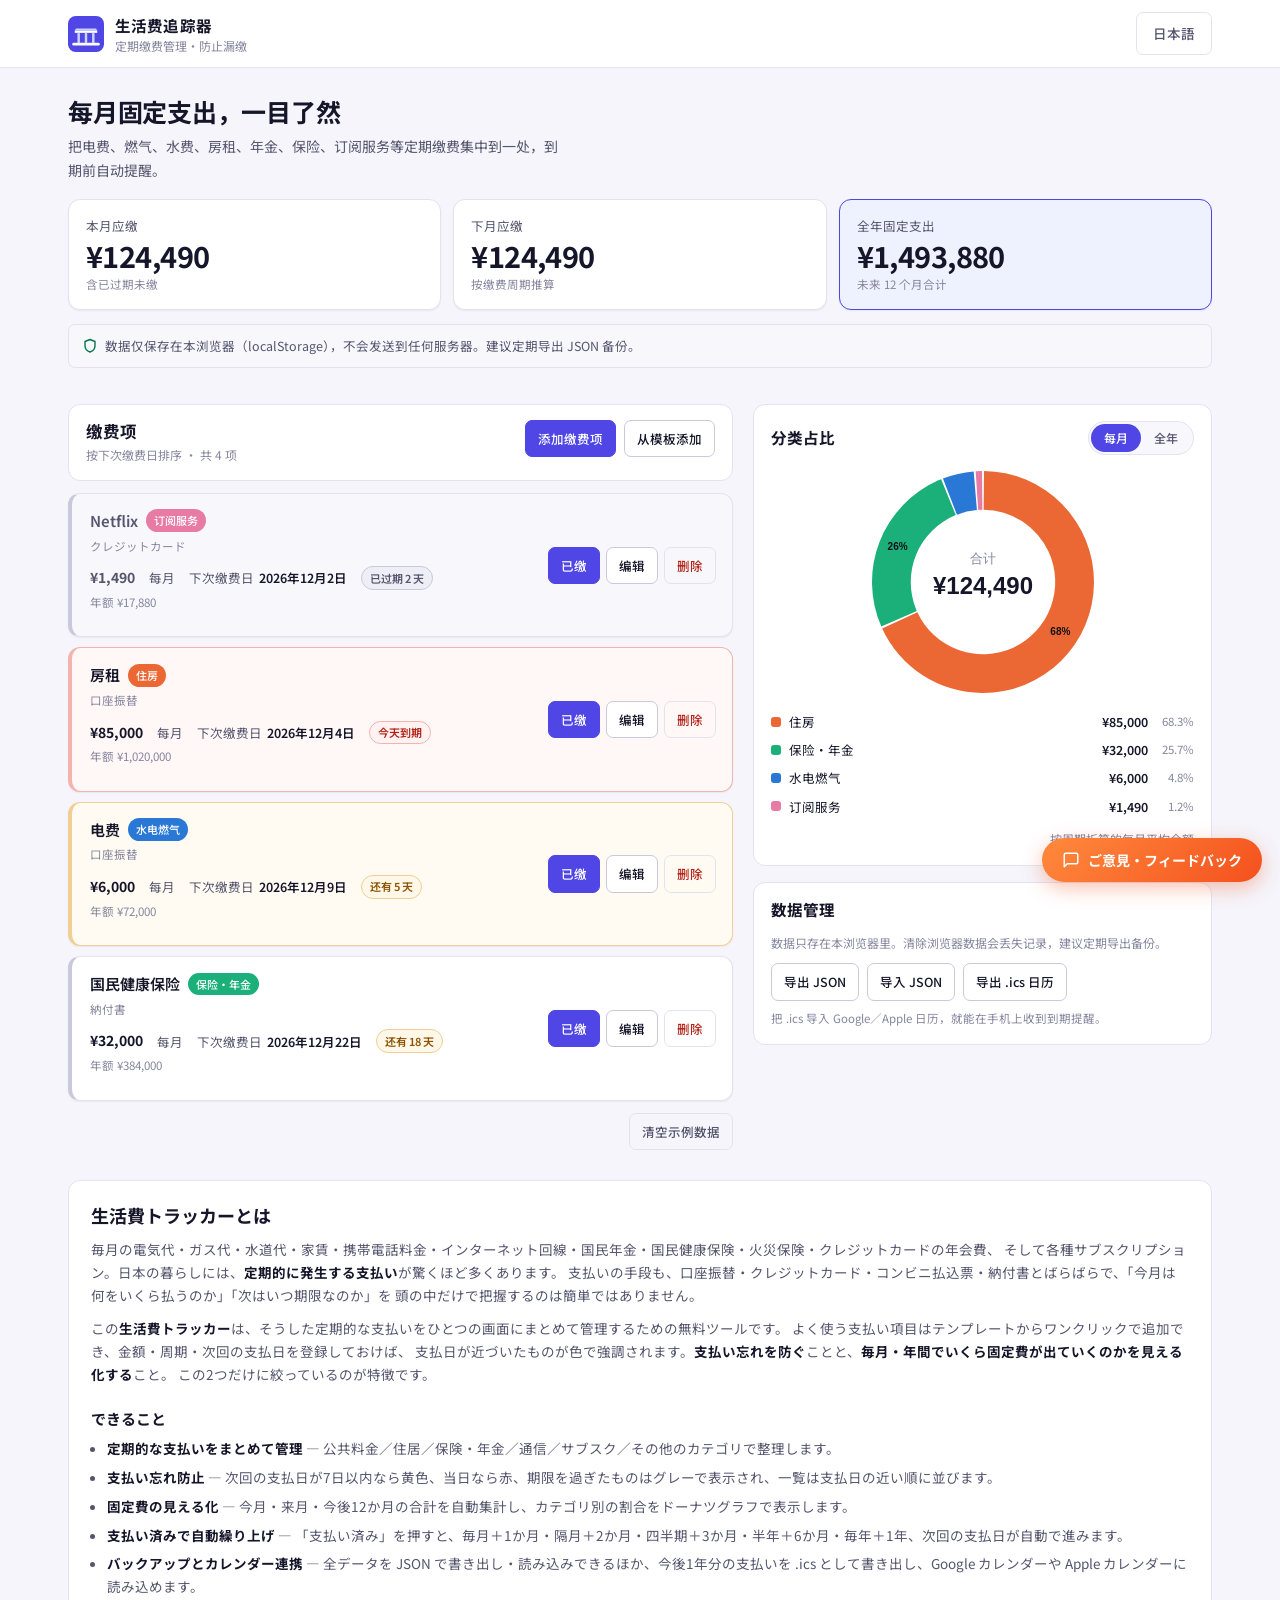
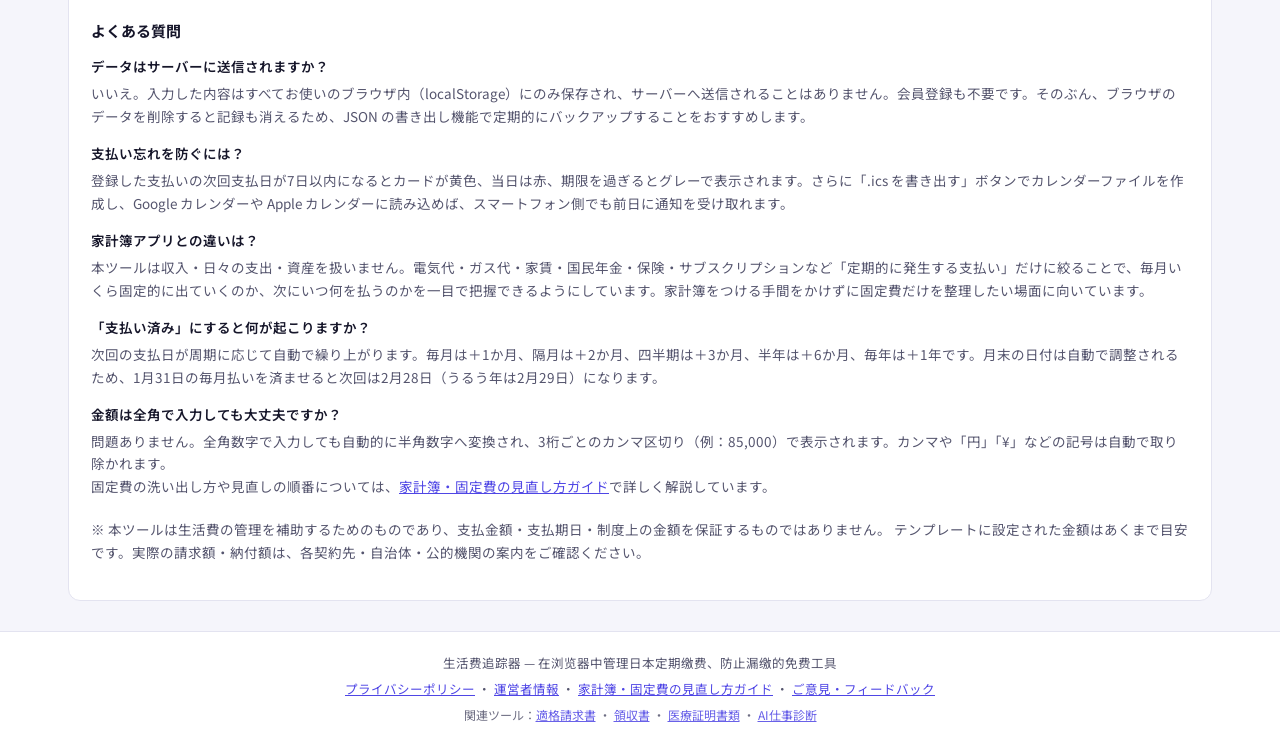
<file: index.html>
<!DOCTYPE html>
<html lang="zh-CN">
<head>
<meta charset="UTF-8">
<meta name="viewport" content="width=device-width, initial-scale=1">
<title>生活費トラッカー｜定期支払いの管理と支払い忘れ防止（無料・登録不要）</title>
<meta name="description" content="電気・ガス・水道・家賃・国民年金・国民健康保険・サブスクなど、毎月の定期的な支払いをひとつの画面でまとめて管理。支払日が近づくと色で警告し、支払い忘れを防ぎます。年間の固定費もグラフで見える化。登録不要・すべてブラウザ内で完結します。">
<meta name="robots" content="index, follow">
<link rel="canonical" href="https://www.reveriel.com/life-cost-tracker/">
<meta property="og:type" content="website">
<meta property="og:title" content="生活費トラッカー｜定期支払いの管理と支払い忘れ防止">
<meta property="og:description" content="公共料金・家賃・年金・保険・サブスクなど定期的な支払いをまとめて管理。期限前にお知らせし、固定費をグラフで見える化する無料ツール。">
<meta property="og:locale" content="ja_JP">
<meta property="og:url" content="https://www.reveriel.com/life-cost-tracker/">
<meta property="og:image" content="https://www.reveriel.com/life-cost-tracker/og-image.png">
<meta property="og:image:width" content="1200">
<meta property="og:image:height" content="630">
<meta name="twitter:card" content="summary_large_image">
<meta name="twitter:image" content="https://www.reveriel.com/life-cost-tracker/og-image.png">
<link rel="preconnect" href="https://fonts.googleapis.com">
<link rel="preconnect" href="https://fonts.gstatic.com" crossorigin>
<link href="https://fonts.googleapis.com/css2?family=Noto+Sans+JP:wght@400;500;700&family=Noto+Sans+SC:wght@400;500;700&display=swap" rel="stylesheet">
<link rel="icon" href="data:image/svg+xml,%3Csvg xmlns='http://www.w3.org/2000/svg' viewBox='0 0 32 32'%3E%3Crect width='32' height='32' rx='7' fill='%234f46e5'/%3E%3Cpath d='M6 13h20M6 13a2 2 0 0 1 2-2h16a2 2 0 0 1 2 2v3H6v-3z' fill='%23ffffff'/%3E%3Cpath d='M9 16v7M16 16v7M23 16v7' stroke='%23c7d2fe' stroke-width='2' stroke-linecap='round'/%3E%3Cpath d='M5 25h22' stroke='%23ffffff' stroke-width='2.4' stroke-linecap='round'/%3E%3C/svg%3E">
<link rel="stylesheet" href="style.css">
<!-- Cloudflare Web Analytics --><script type='module' src='https://static.cloudflareinsights.com/beacon.min.js' data-cf-beacon='{"token": "6fc01bf3ac5e457ba1bd16b91e5b653e"}'></script><!-- End Cloudflare Web Analytics -->
<script type="application/ld+json">
{
  "@context": "https://schema.org",
  "@graph": [
    {
      "@type": "WebApplication",
      "name": "生活費トラッカー",
      "applicationCategory": "FinanceApplication",
      "operatingSystem": "Web",
      "url": "https://www.reveriel.com/life-cost-tracker/",
      "description": "電気・ガス・水道・家賃・国民年金・国民健康保険・サブスクリプションなど、定期的に発生する支払いをひとつの画面で管理し、支払い忘れを防ぐブラウザ完結型の無料ツール。",
      "inLanguage": "ja",
      "offers": {
        "@type": "Offer",
        "price": "0",
        "priceCurrency": "JPY"
      },
      "featureList": [
        "公共料金・家賃・年金・保険・サブスクなど定期的な支払いを一括管理",
        "支払日が7日以内なら黄色、当日は赤、期限超過はグレーで表示する支払い忘れ防止",
        "今月・来月・今後12か月の固定費を自動集計",
        "カテゴリ別の割合をドーナツグラフで表示",
        "「支払い済み」で次回支払日を周期に応じて自動で繰り上げ（月末日は自動調整）",
        "データは localStorage にのみ保存、JSON の書き出し・読み込みでバックアップ",
        "Google カレンダー等に読み込める .ics 形式の書き出し",
        "中文／日本語の画面切り替え"
      ]
    },
    {
      "@type": "FAQPage",
      "mainEntity": [
        {
          "@type": "Question",
          "name": "データはサーバーに送信されますか？",
          "acceptedAnswer": {
            "@type": "Answer",
            "text": "いいえ。入力した内容はすべてお使いのブラウザ内（localStorage）にのみ保存され、サーバーへ送信されることはありません。会員登録も不要です。そのぶん、ブラウザのデータを削除すると記録も消えるため、JSON の書き出し機能で定期的にバックアップすることをおすすめします。"
          }
        },
        {
          "@type": "Question",
          "name": "支払い忘れを防ぐには？",
          "acceptedAnswer": {
            "@type": "Answer",
            "text": "登録した支払いの次回支払日が7日以内になるとカードが黄色、当日は赤、期限を過ぎるとグレーで表示されます。さらに「.ics を書き出す」ボタンでカレンダーファイルを作成し、Google カレンダーや Apple カレンダーに読み込めば、スマートフォン側でも前日に通知を受け取れます。"
          }
        },
        {
          "@type": "Question",
          "name": "家計簿アプリとの違いは？",
          "acceptedAnswer": {
            "@type": "Answer",
            "text": "本ツールは収入・日々の支出・資産を扱いません。電気代・ガス代・家賃・国民年金・保険・サブスクリプションなど「定期的に発生する支払い」だけに絞ることで、毎月いくら固定的に出ていくのか、次にいつ何を払うのかを一目で把握できるようにしています。家計簿をつける手間をかけずに固定費だけを整理したい場面に向いています。"
          }
        },
        {
          "@type": "Question",
          "name": "「支払い済み」にすると何が起こりますか？",
          "acceptedAnswer": {
            "@type": "Answer",
            "text": "次回の支払日が周期に応じて自動で繰り上がります。毎月は＋1か月、隔月は＋2か月、四半期は＋3か月、半年は＋6か月、毎年は＋1年です。月末の日付は自動で調整されるため、1月31日の毎月払いを済ませると次回は2月28日（うるう年は2月29日）になります。"
          }
        },
        {
          "@type": "Question",
          "name": "金額は全角で入力しても大丈夫ですか？",
          "acceptedAnswer": {
            "@type": "Answer",
            "text": "問題ありません。全角数字で入力しても自動的に半角数字へ変換され、3桁ごとのカンマ区切り（例：85,000）で表示されます。カンマや「円」「¥」などの記号は自動で取り除かれます。"
          }
        }
      ]
    }
  ]
}
</script>
</head>
<body>

<header class="site-header no-print">
  <div class="wrap header-inner">
    <div class="brand">
      <svg class="brand-mark" viewBox="0 0 32 32" aria-hidden="true">
        <rect width="32" height="32" rx="7" fill="currentColor"/>
        <path d="M6 13h20v2H6z" fill="#fff"/>
        <path d="M7 11h18l1 2H6z" fill="#c7d2fe"/>
        <path d="M9.5 16v7M16 16v7M22.5 16v7" stroke="#c7d2fe" stroke-width="2.2" stroke-linecap="round"/>
        <path d="M5 25h22" stroke="#fff" stroke-width="2.4" stroke-linecap="round"/>
      </svg>
      <div class="brand-text">
        <strong data-i18n="brandName">生活费追踪器</strong>
        <span data-i18n="tagline">定期缴费管理・防止漏缴</span>
      </div>
    </div>

    <div class="header-actions">
      <button type="button" class="btn btn-ghost" id="langBtn" data-i18n-aria="ariaLang">日本語</button>
    </div>
  </div>
</header>

<main class="wrap">

  <!-- ===================== 仪表盘 ===================== -->
  <section class="dash" aria-labelledby="dashTitle">
    <h1 class="dash-title" id="dashTitle" data-i18n="dashTitle">每月固定支出，一目了然</h1>
    <p class="dash-lead" data-i18n="dashLead">把电费、燃气、房租、年金、保险、订阅服务等定期缴费集中到一处，到期前自动提醒。</p>

    <div class="kpi-row">
      <div class="stat-tile" id="tileThisMonth">
        <span class="stat-label" data-i18n="statThisMonth">本月应缴</span>
        <strong class="stat-value" id="statThisMonth">¥0</strong>
        <span class="stat-sub" data-i18n="statThisMonthSub">含已过期未缴</span>
      </div>
      <div class="stat-tile" id="tileNextMonth">
        <span class="stat-label" data-i18n="statNextMonth">下月应缴</span>
        <strong class="stat-value" id="statNextMonth">¥0</strong>
        <span class="stat-sub" data-i18n="statNextMonthSub">按缴费周期推算</span>
      </div>
      <div class="stat-tile stat-tile-accent" id="tileYear">
        <span class="stat-label" data-i18n="statYear">全年固定支出</span>
        <strong class="stat-value" id="statYear">¥0</strong>
        <span class="stat-sub" data-i18n="statYearSub">未来 12 个月合计</span>
      </div>
    </div>

    <p class="privacy-note">
      <svg viewBox="0 0 16 16" aria-hidden="true" class="ic"><path d="M8 1.5 3 3.5v4c0 3 2.1 5.6 5 6.5 2.9-.9 5-3.5 5-6.5v-4L8 1.5z" fill="none" stroke="currentColor" stroke-width="1.4" stroke-linejoin="round"/></svg>
      <span data-i18n="privacyNote">数据仅保存在本浏览器（localStorage），不会发送到任何服务器。建议定期导出 JSON 备份。</span>
    </p>
  </section>

  <div class="layout">

    <!-- ===================== 左：列表 ===================== -->
    <section class="pane list-pane" aria-labelledby="listTitle">
      <div class="pane-head">
        <div>
          <h2 id="listTitle" data-i18n="listTitle">缴费项</h2>
          <p class="hint" id="listMeta" data-i18n="sortNote">按下次缴费日排序</p>
        </div>
        <div class="pane-head-actions">
          <button type="button" class="btn btn-primary btn-sm" id="addBtn" data-i18n="btnAdd">添加缴费项</button>
          <button type="button" class="btn btn-outline btn-sm" id="tplBtn" data-i18n="btnTemplates">从模板添加</button>
        </div>
      </div>

      <!-- 模板面板 -->
      <div class="tpl-panel" id="tplPanel" hidden>
        <p class="hint" data-i18n="presetNote">点击即可添加，金额与日期之后可随时修改。</p>
        <div class="tpl-grid" id="tplGrid"></div>
      </div>

      <!-- 表单 -->
      <form class="item-form card" id="itemForm" autocomplete="off" novalidate hidden>
        <h3 class="form-title" id="formTitle" data-i18n="formTitleAdd">添加缴费项</h3>

        <div class="field">
          <label for="fName" data-i18n="lblName">名称</label>
          <input type="text" id="fName" name="name" maxlength="60" aria-describedby="errName">
          <p class="error" id="errName" role="alert" hidden data-i18n="errName">请输入名称</p>
        </div>

        <div class="field-row">
          <div class="field">
            <label for="fCategory" data-i18n="lblCategory">分类</label>
            <select id="fCategory" name="category">
              <option value="utility" data-i18n="cat.utility">公共料金</option>
              <option value="housing" data-i18n="cat.housing">住居</option>
              <option value="insurance" data-i18n="cat.insurance">保険・年金</option>
              <option value="telecom" data-i18n="cat.telecom">通信</option>
              <option value="subscription" data-i18n="cat.subscription">サブスク</option>
              <option value="other" data-i18n="cat.other">その他</option>
            </select>
          </div>

          <div class="field">
            <label for="fCycle" data-i18n="lblCycle">缴费周期</label>
            <select id="fCycle" name="cycle">
              <option value="monthly" data-i18n="cycle.monthly">毎月</option>
              <option value="bimonthly" data-i18n="cycle.bimonthly">隔月</option>
              <option value="quarterly" data-i18n="cycle.quarterly">四半期</option>
              <option value="semiannual" data-i18n="cycle.semiannual">半年</option>
              <option value="yearly" data-i18n="cycle.yearly">毎年</option>
              <option value="once" data-i18n="cycle.once">単発</option>
            </select>
          </div>
        </div>

        <div class="field-row">
          <div class="field">
            <label for="fAmount" data-i18n="lblAmount">金额（日元）</label>
            <input type="text" id="fAmount" name="amount" inputmode="numeric" spellcheck="false"
                   data-i18n-ph="phAmount" placeholder="例：6,000" aria-describedby="helpAmount errAmount">
            <p class="help" data-i18n="helpAmount">全角数字会自动转换，自动加千分位。</p>
            <p class="error" id="errAmount" role="alert" hidden data-i18n="errAmount">请输入金额</p>
          </div>

          <div class="field">
            <label for="fDate" data-i18n="lblNextDate">下次缴费日</label>
            <input type="date" id="fDate" name="nextDate" aria-describedby="errDate">
            <p class="error" id="errDate" role="alert" hidden data-i18n="errDate">请选择日期</p>
          </div>
        </div>

        <div class="field">
          <label for="fNote" data-i18n="lblNote">备注（可选）</label>
          <input type="text" id="fNote" name="note" maxlength="80" data-i18n-ph="phNote" placeholder="例：口座振替">
        </div>

        <div class="form-actions">
          <button type="submit" class="btn btn-primary" id="saveBtn" data-i18n="btnSave">保存</button>
          <button type="button" class="btn btn-ghost" id="cancelBtn" data-i18n="btnCancel">取消</button>
        </div>
      </form>

      <div class="item-list" id="itemList"></div>

      <p class="empty-state" id="emptyState" hidden data-i18n="emptyState">还没有缴费项。点击「添加缴费项」，或从模板一键添加。</p>

      <div class="list-foot">
        <button type="button" class="btn btn-ghost btn-sm" id="clearSampleBtn" data-i18n="btnClearSample">清空示例数据</button>
      </div>
    </section>

    <!-- ===================== 右：图表 + 数据管理 ===================== -->
    <aside class="pane side-pane">

      <section class="card chart-card" aria-labelledby="chartTitle">
        <div class="card-head">
          <h2 id="chartTitle" data-i18n="chartTitle">分类占比</h2>
          <div class="seg" role="group" aria-labelledby="chartTitle">
            <button type="button" class="seg-btn is-active" id="segMonthly" data-i18n="chartMonthly">每月</button>
            <button type="button" class="seg-btn" id="segYearly" data-i18n="chartYearly">全年</button>
          </div>
        </div>

        <div class="chart-body">
          <div class="chart-canvas-wrap">
            <canvas id="chart" width="240" height="240" role="img" aria-describedby="chartLegend"></canvas>
            <p class="chart-empty" id="chartEmpty" hidden data-i18n="chartEmpty">还没有可统计的数据。</p>
            <div class="chart-tip" id="chartTip" hidden></div>
          </div>
          <ul class="legend" id="chartLegend"></ul>
        </div>
        <p class="chart-foot" id="chartFoot"></p>
      </section>

      <section class="card data-card" aria-labelledby="dataTitle">
        <div class="card-head">
          <h2 id="dataTitle" data-i18n="dataTitle">数据管理</h2>
        </div>
        <p class="hint" data-i18n="helpExport">数据只存在本浏览器里。清除浏览器数据会丢失记录，建议定期导出备份。</p>
        <div class="data-actions">
          <button type="button" class="btn btn-outline btn-sm" id="exportJsonBtn" data-i18n="btnExportJson">导出 JSON</button>
          <button type="button" class="btn btn-outline btn-sm" id="importJsonBtn" data-i18n="btnImportJson">导入 JSON</button>
          <button type="button" class="btn btn-outline btn-sm" id="exportIcsBtn" data-i18n="btnExportIcs">导出 .ics 日历</button>
        </div>
        <p class="help" data-i18n="icsHelp">把 .ics 导入 Google／Apple 日历，就能在手机上收到到期提醒。</p>
        <input type="file" id="importFile" accept="application/json,.json" hidden>
      </section>

    </aside>
  </div>

  <!-- ===================== 说明 / FAQ ===================== -->
  <section class="seo no-print" lang="ja" aria-label="ツールについて">
    <h2>生活費トラッカーとは</h2>
    <p>
      毎月の電気代・ガス代・水道代・家賃・携帯電話料金・インターネット回線・国民年金・国民健康保険・火災保険・クレジットカードの年会費、
      そして各種サブスクリプション。日本の暮らしには、<strong>定期的に発生する支払い</strong>が驚くほど多くあります。
      支払いの手段も、口座振替・クレジットカード・コンビニ払込票・納付書とばらばらで、「今月は何をいくら払うのか」「次はいつ期限なのか」を
      頭の中だけで把握するのは簡単ではありません。
    </p>
    <p>
      この<strong>生活費トラッカー</strong>は、そうした定期的な支払いをひとつの画面にまとめて管理するための無料ツールです。
      よく使う支払い項目はテンプレートからワンクリックで追加でき、金額・周期・次回の支払日を登録しておけば、
      支払日が近づいたものが色で強調されます。<strong>支払い忘れを防ぐ</strong>ことと、<strong>毎月・年間でいくら固定費が出ていくのかを見える化する</strong>こと。
      この2つだけに絞っているのが特徴です。
    </p>

    <h3>できること</h3>
    <ul class="seo-list">
      <li><strong>定期的な支払いをまとめて管理</strong> — 公共料金／住居／保険・年金／通信／サブスク／その他のカテゴリで整理します。</li>
      <li><strong>支払い忘れ防止</strong> — 次回の支払日が7日以内なら黄色、当日なら赤、期限を過ぎたものはグレーで表示され、一覧は支払日の近い順に並びます。</li>
      <li><strong>固定費の見える化</strong> — 今月・来月・今後12か月の合計を自動集計し、カテゴリ別の割合をドーナツグラフで表示します。</li>
      <li><strong>支払い済みで自動繰り上げ</strong> — 「支払い済み」を押すと、毎月＋1か月・隔月＋2か月・四半期＋3か月・半年＋6か月・毎年＋1年、次回の支払日が自動で進みます。</li>
      <li><strong>バックアップとカレンダー連携</strong> — 全データを JSON で書き出し・読み込みできるほか、今後1年分の支払いを .ics として書き出し、Google カレンダーや Apple カレンダーに読み込めます。</li>
    </ul>

    <h3>よくある質問</h3>
    <dl class="faq">
      <dt>データはサーバーに送信されますか？</dt>
      <dd>いいえ。入力した内容はすべてお使いのブラウザ内（localStorage）にのみ保存され、サーバーへ送信されることはありません。会員登録も不要です。そのぶん、ブラウザのデータを削除すると記録も消えるため、JSON の書き出し機能で定期的にバックアップすることをおすすめします。</dd>

      <dt>支払い忘れを防ぐには？</dt>
      <dd>登録した支払いの次回支払日が7日以内になるとカードが黄色、当日は赤、期限を過ぎるとグレーで表示されます。さらに「.ics を書き出す」ボタンでカレンダーファイルを作成し、Google カレンダーや Apple カレンダーに読み込めば、スマートフォン側でも前日に通知を受け取れます。</dd>

      <dt>家計簿アプリとの違いは？</dt>
      <dd>本ツールは収入・日々の支出・資産を扱いません。電気代・ガス代・家賃・国民年金・保険・サブスクリプションなど「定期的に発生する支払い」だけに絞ることで、毎月いくら固定的に出ていくのか、次にいつ何を払うのかを一目で把握できるようにしています。家計簿をつける手間をかけずに固定費だけを整理したい場面に向いています。</dd>

      <dt>「支払い済み」にすると何が起こりますか？</dt>
      <dd>次回の支払日が周期に応じて自動で繰り上がります。毎月は＋1か月、隔月は＋2か月、四半期は＋3か月、半年は＋6か月、毎年は＋1年です。月末の日付は自動で調整されるため、1月31日の毎月払いを済ませると次回は2月28日（うるう年は2月29日）になります。</dd>

      <dt>金額は全角で入力しても大丈夫ですか？</dt>
      <dd>問題ありません。全角数字で入力しても自動的に半角数字へ変換され、3桁ごとのカンマ区切り（例：85,000）で表示されます。カンマや「円」「¥」などの記号は自動で取り除かれます。</dd>
    </dl>

    <p class="seo-more">
      固定費の洗い出し方や見直しの順番については、<a href="koteihi-minaoshi.html">家計簿・固定費の見直し方ガイド</a>で詳しく解説しています。
    </p>

    <p class="disclaimer">
      ※ 本ツールは生活費の管理を補助するためのものであり、支払金額・支払期日・制度上の金額を保証するものではありません。
      テンプレートに設定された金額はあくまで目安です。実際の請求額・納付額は、各契約先・自治体・公的機関の案内をご確認ください。
    </p>
  </section>
</main>

<footer class="site-footer no-print">
  <div class="wrap">
    <p data-i18n="footerNote">生活费追踪器 — 在浏览器中管理日本定期缴费、防止漏缴的免费工具</p>
    <p>
      <a href="privacy.html">プライバシーポリシー</a> ・
      <a href="company.html">運営者情報</a> ・
      <a href="koteihi-minaoshi.html">家計簿・固定費の見直し方ガイド</a> ・
      <a href="https://docs.google.com/forms/d/e/1FAIpQLSfHGUfgAlViT3TFiVtJi_EpJ4ioUpd9oGyaJ7rehEV-gBH_PA/viewform?usp=pp_url&amp;entry.1745177199=%E7%94%9F%E6%B4%BB%E8%B2%BB%E3%83%88%E3%83%A9%E3%83%83%E3%82%AB%E3%83%BC" target="_blank" rel="noopener">ご意見・フィードバック</a>
    </p>
    <p class="foot-related">関連ツール：<a href="https://www.reveriel.com/japan-invoice-pdf/">適格請求書</a> ・ <a href="https://www.reveriel.com/ryoshusho-pdf/">領収書</a> ・ <a href="https://www.reveriel.com/iryo-shomei-pdf/">医療証明書類</a> ・ <a href="https://www.reveriel.com/ai-diagnosis/">AI仕事診断</a></p>
  </div>
</footer>

<div class="toast" id="toast" role="status" aria-live="polite" hidden></div>

<script src="script.js"></script>
<!-- フィードバックFAB（右下固定・常時表示） -->
<a href="https://docs.google.com/forms/d/e/1FAIpQLSfHGUfgAlViT3TFiVtJi_EpJ4ioUpd9oGyaJ7rehEV-gBH_PA/viewform?usp=pp_url&amp;entry.1745177199=%E7%94%9F%E6%B4%BB%E8%B2%BB%E3%83%88%E3%83%A9%E3%83%83%E3%82%AB%E3%83%BC" target="_blank" rel="noopener" class="feedback-fab" aria-label="ご意見・フィードバックを送る">
  <svg viewBox="0 0 24 24" fill="none" stroke="currentColor" stroke-width="2" stroke-linecap="round" stroke-linejoin="round" aria-hidden="true"><path d="M21 15a2 2 0 0 1-2 2H7l-4 4V5a2 2 0 0 1 2-2h14a2 2 0 0 1 2 2z"/></svg>
  <span>ご意見・フィードバック</span>
</a>
</body>
</html>
</file>
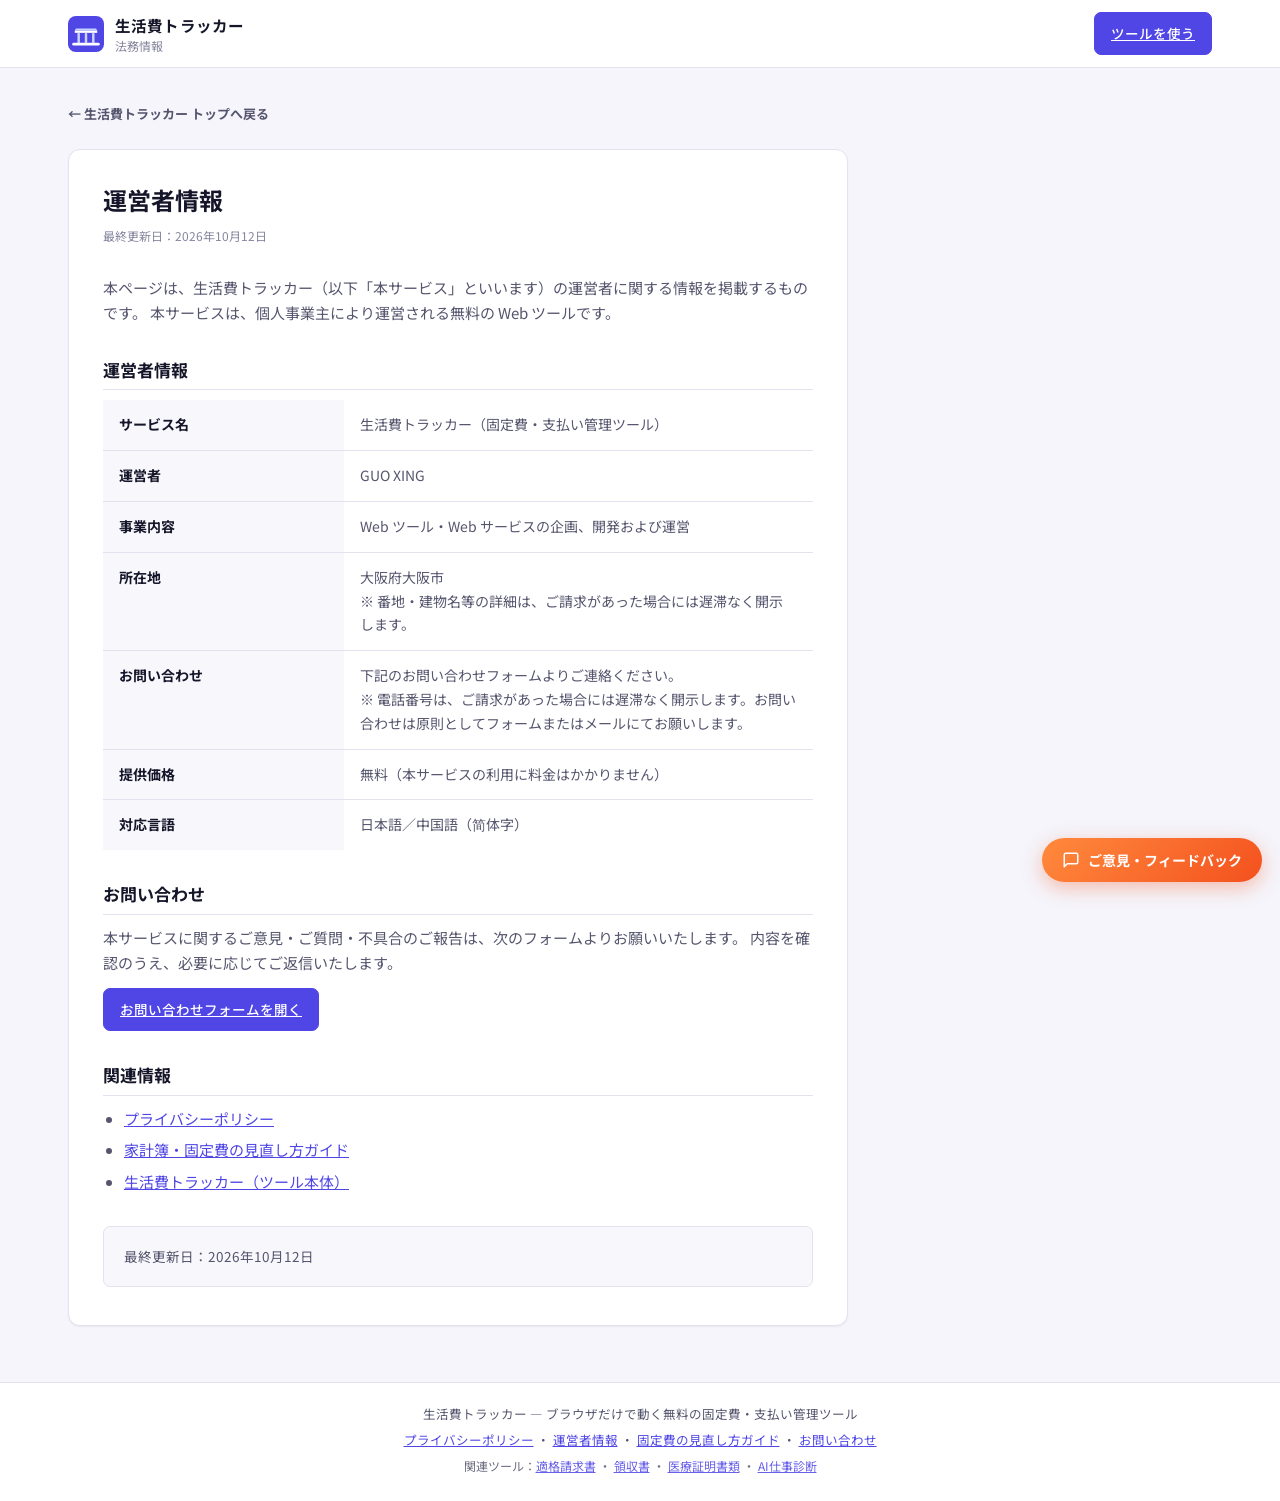
<file: company.html>
<!DOCTYPE html>
<html lang="ja">
<head>
<meta charset="UTF-8">
<meta name="viewport" content="width=device-width, initial-scale=1">
<title>運営者情報｜生活費トラッカー</title>
<meta name="description" content="生活費トラッカー（reveriel.com）の運営者情報です。運営者、所在地、お問い合わせ方法について掲載しています。">
<meta name="robots" content="index, follow">
<link rel="canonical" href="https://www.reveriel.com/life-cost-tracker/company.html">
<meta property="og:type" content="website">
<meta property="og:title" content="運営者情報｜生活費トラッカー">
<meta property="og:description" content="生活費トラッカー（reveriel.com）の運営者情報・お問い合わせ方法です。">
<meta property="og:locale" content="ja_JP">
<meta property="og:url" content="https://www.reveriel.com/life-cost-tracker/company.html">
<meta property="og:image" content="https://www.reveriel.com/life-cost-tracker/og-image.png">
<meta name="twitter:card" content="summary_large_image">
<meta name="twitter:image" content="https://www.reveriel.com/life-cost-tracker/og-image.png">
<link rel="preconnect" href="https://fonts.googleapis.com">
<link rel="preconnect" href="https://fonts.gstatic.com" crossorigin>
<link href="https://fonts.googleapis.com/css2?family=Noto+Sans+JP:wght@400;500;700&display=swap" rel="stylesheet">
<link rel="icon" href="data:image/svg+xml,%3Csvg xmlns='http://www.w3.org/2000/svg' viewBox='0 0 32 32'%3E%3Crect width='32' height='32' rx='7' fill='%234f46e5'/%3E%3Cpath d='M6 13h20M6 13a2 2 0 0 1 2-2h16a2 2 0 0 1 2 2v3H6v-3z' fill='%23ffffff'/%3E%3Cpath d='M9 16v7M16 16v7M23 16v7' stroke='%23c7d2fe' stroke-width='2' stroke-linecap='round'/%3E%3Cpath d='M5 25h22' stroke='%23ffffff' stroke-width='2.4' stroke-linecap='round'/%3E%3C/svg%3E">
<link rel="stylesheet" href="style.css">
<link rel="stylesheet" href="guide.css">
<!-- Cloudflare Web Analytics --><script type='module' src='https://static.cloudflareinsights.com/beacon.min.js' data-cf-beacon='{"token": "6fc01bf3ac5e457ba1bd16b91e5b653e"}'></script><!-- End Cloudflare Web Analytics -->
<script type="application/ld+json">
{
  "@context": "https://schema.org",
  "@type": "Organization",
  "name": "生活費トラッカー",
  "url": "https://www.reveriel.com/life-cost-tracker/",
  "founder": { "@type": "Person", "name": "GUO XING" },
  "address": {
    "@type": "PostalAddress",
    "addressCountry": "JP",
    "addressRegion": "大阪府",
    "addressLocality": "大阪市"
  },
  "contactPoint": {
    "@type": "ContactPoint",
    "contactType": "customer support",
    "url": "https://www.reveriel.com/life-cost-tracker/company.html",
    "availableLanguage": ["ja"]
  }
}
</script>
</head>
<body>

<header class="site-header no-print">
  <div class="wrap header-inner">
    <a class="brand" href="https://www.reveriel.com/life-cost-tracker/" style="text-decoration:none;color:inherit;">
      <svg class="brand-mark" viewBox="0 0 32 32" aria-hidden="true">
        <rect width="32" height="32" rx="7" fill="currentColor"/>
        <path d="M6 13h20v2H6z" fill="#fff"/>
        <path d="M7 11h18l1 2H6z" fill="#c7d2fe"/>
        <path d="M9.5 16v7M16 16v7M22.5 16v7" stroke="#c7d2fe" stroke-width="2.2" stroke-linecap="round"/>
        <path d="M5 25h22" stroke="#fff" stroke-width="2.4" stroke-linecap="round"/>
      </svg>
      <div class="brand-text">
        <strong>生活費トラッカー</strong>
        <span>法務情報</span>
      </div>
    </a>
    <div class="header-actions">
      <a class="btn btn-primary" href="https://www.reveriel.com/life-cost-tracker/">ツールを使う</a>
    </div>
  </div>
</header>

<main class="wrap">
  <div class="legal-page">
    <a class="legal-back" href="https://www.reveriel.com/life-cost-tracker/">← 生活費トラッカー トップへ戻る</a>

    <article class="legal">
      <h1>運営者情報</h1>
      <p class="legal-meta">最終更新日：2026年10月12日</p>

      <p>
        本ページは、生活費トラッカー（以下「本サービス」といいます）の運営者に関する情報を掲載するものです。
        本サービスは、個人事業主により運営される無料の Web ツールです。
      </p>

      <h2>運営者情報</h2>
      <table class="legal-table">
        <tbody>
          <tr>
            <th scope="row">サービス名</th>
            <td>生活費トラッカー（固定費・支払い管理ツール）</td>
          </tr>
          <tr>
            <th scope="row">運営者</th>
            <td>GUO XING</td>
          </tr>
          <tr>
            <th scope="row">事業内容</th>
            <td>Web ツール・Web サービスの企画、開発および運営</td>
          </tr>
          <tr>
            <th scope="row">所在地</th>
            <td>大阪府大阪市<br>※ 番地・建物名等の詳細は、ご請求があった場合には遅滞なく開示します。</td>
          </tr>
          <tr>
            <th scope="row">お問い合わせ</th>
            <td>下記のお問い合わせフォームよりご連絡ください。<br>※ 電話番号は、ご請求があった場合には遅滞なく開示します。お問い合わせは原則としてフォームまたはメールにてお願いします。</td>
          </tr>
          <tr>
            <th scope="row">提供価格</th>
            <td>無料（本サービスの利用に料金はかかりません）</td>
          </tr>
          <tr>
            <th scope="row">対応言語</th>
            <td>日本語／中国語（简体字）</td>
          </tr>
        </tbody>
      </table>

      <h2>お問い合わせ</h2>
      <p>
        本サービスに関するご意見・ご質問・不具合のご報告は、次のフォームよりお願いいたします。
        内容を確認のうえ、必要に応じてご返信いたします。
      </p>
      <p>
        <a class="btn btn-primary" href="https://docs.google.com/forms/d/e/1FAIpQLSfHGUfgAlViT3TFiVtJi_EpJ4ioUpd9oGyaJ7rehEV-gBH_PA/viewform?usp=pp_url&amp;entry.1745177199=%E7%94%9F%E6%B4%BB%E8%B2%BB%E3%83%88%E3%83%A9%E3%83%83%E3%82%AB%E3%83%BC" target="_blank" rel="noopener">お問い合わせフォームを開く</a>
      </p>

      <h2>関連情報</h2>
      <ul>
        <li><a href="privacy.html">プライバシーポリシー</a></li>
        <li><a href="koteihi-minaoshi.html">家計簿・固定費の見直し方ガイド</a></li>
        <li><a href="https://www.reveriel.com/life-cost-tracker/">生活費トラッカー（ツール本体）</a></li>
      </ul>

      <div class="legal-contact">
        <p>最終更新日：2026年10月12日</p>
      </div>
    </article>
  </div>
</main>

<footer class="site-footer no-print">
  <div class="wrap">
    <p>生活費トラッカー — ブラウザだけで動く無料の固定費・支払い管理ツール</p>
    <p>
      <a href="privacy.html">プライバシーポリシー</a> ・
      <a href="company.html">運営者情報</a> ・
      <a href="koteihi-minaoshi.html">固定費の見直し方ガイド</a> ・
      <a href="https://docs.google.com/forms/d/e/1FAIpQLSfHGUfgAlViT3TFiVtJi_EpJ4ioUpd9oGyaJ7rehEV-gBH_PA/viewform?usp=pp_url&amp;entry.1745177199=%E7%94%9F%E6%B4%BB%E8%B2%BB%E3%83%88%E3%83%A9%E3%83%83%E3%82%AB%E3%83%BC" target="_blank" rel="noopener">お問い合わせ</a>
    </p>
    <p class="foot-related">関連ツール：<a href="https://www.reveriel.com/japan-invoice-pdf/">適格請求書</a> ・ <a href="https://www.reveriel.com/ryoshusho-pdf/">領収書</a> ・ <a href="https://www.reveriel.com/iryo-shomei-pdf/">医療証明書類</a> ・ <a href="https://www.reveriel.com/ai-diagnosis/">AI仕事診断</a></p>
  </div>
</footer>

<!-- フィードバックFAB（右下固定） -->
<a href="https://docs.google.com/forms/d/e/1FAIpQLSfHGUfgAlViT3TFiVtJi_EpJ4ioUpd9oGyaJ7rehEV-gBH_PA/viewform?usp=pp_url&amp;entry.1745177199=%E7%94%9F%E6%B4%BB%E8%B2%BB%E3%83%88%E3%83%A9%E3%83%83%E3%82%AB%E3%83%BC" target="_blank" rel="noopener" class="feedback-fab" aria-label="ご意見・フィードバックを送る">
  <svg viewBox="0 0 24 24" fill="none" stroke="currentColor" stroke-width="2" stroke-linecap="round" stroke-linejoin="round" aria-hidden="true"><path d="M21 15a2 2 0 0 1-2 2H7l-4 4V5a2 2 0 0 1 2-2h14a2 2 0 0 1 2 2z"/></svg>
  <span>ご意見・フィードバック</span>
</a>
</body>
</html>
</file>
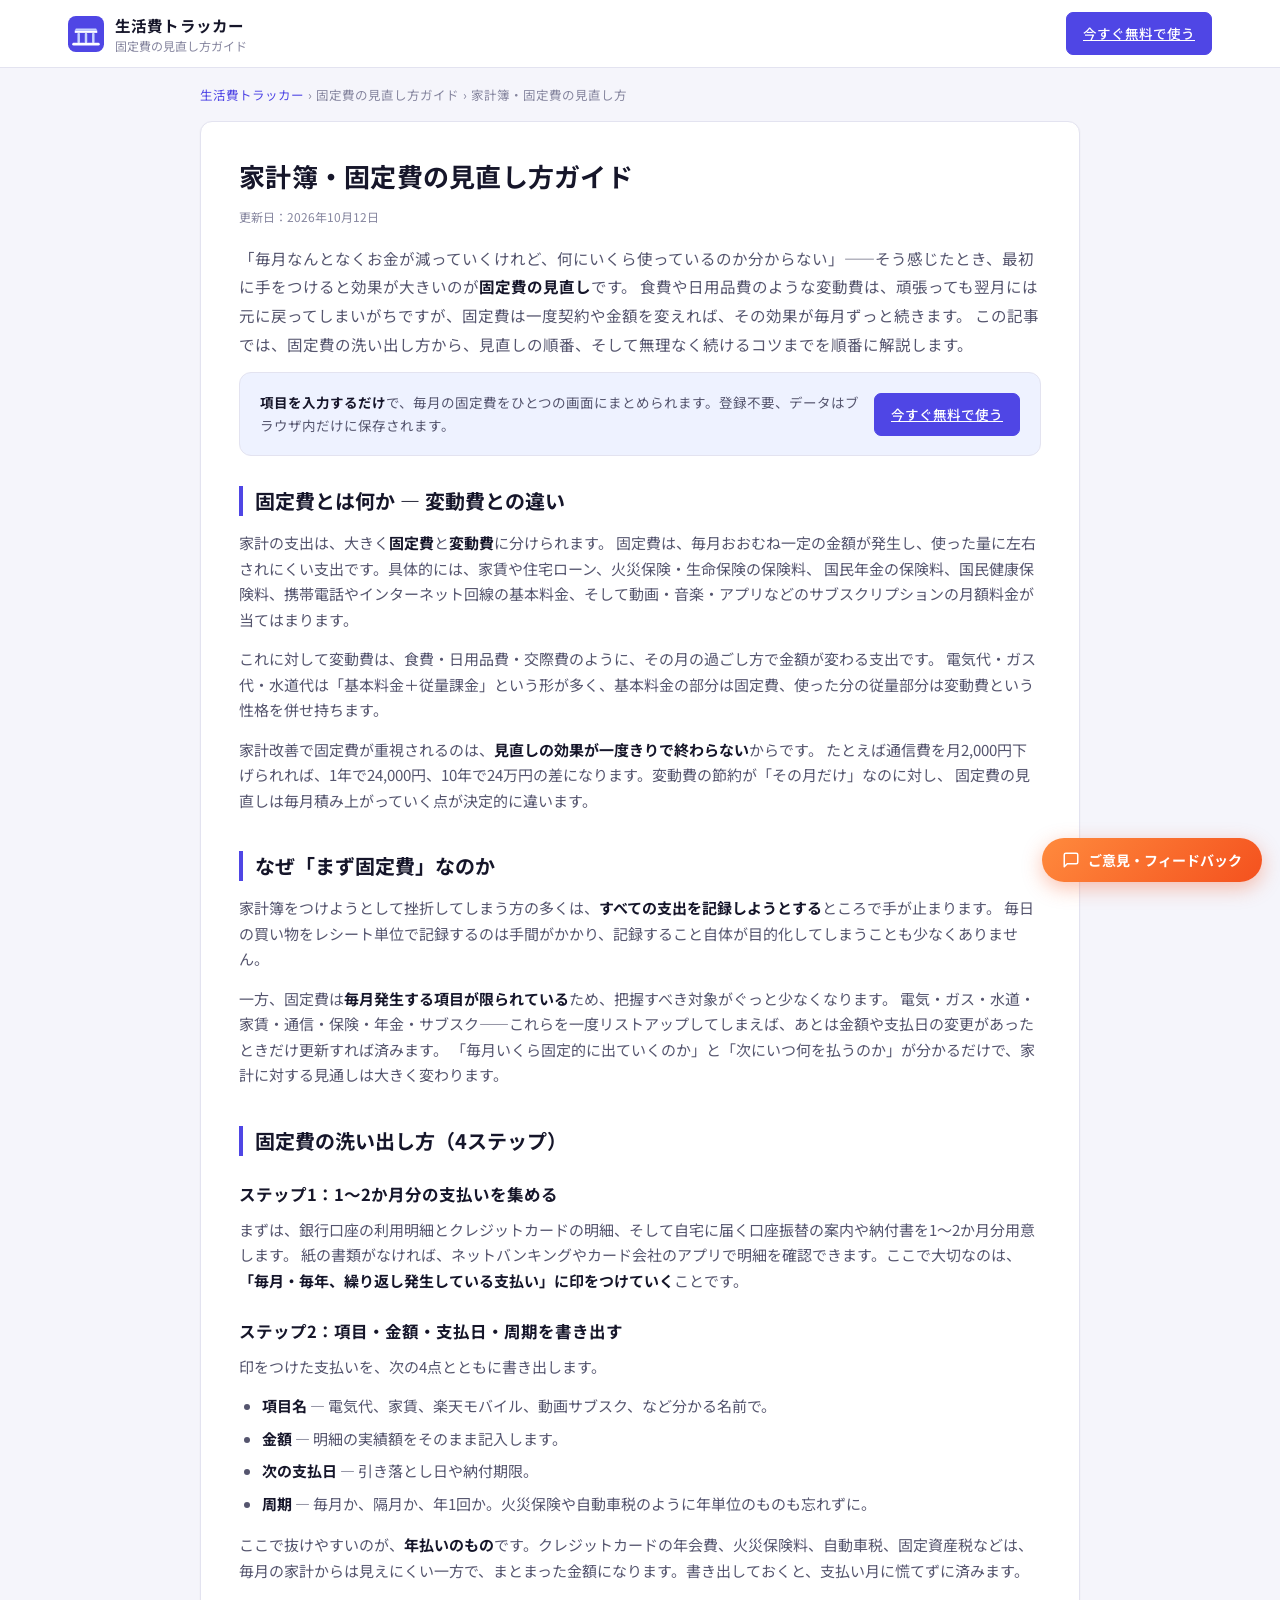
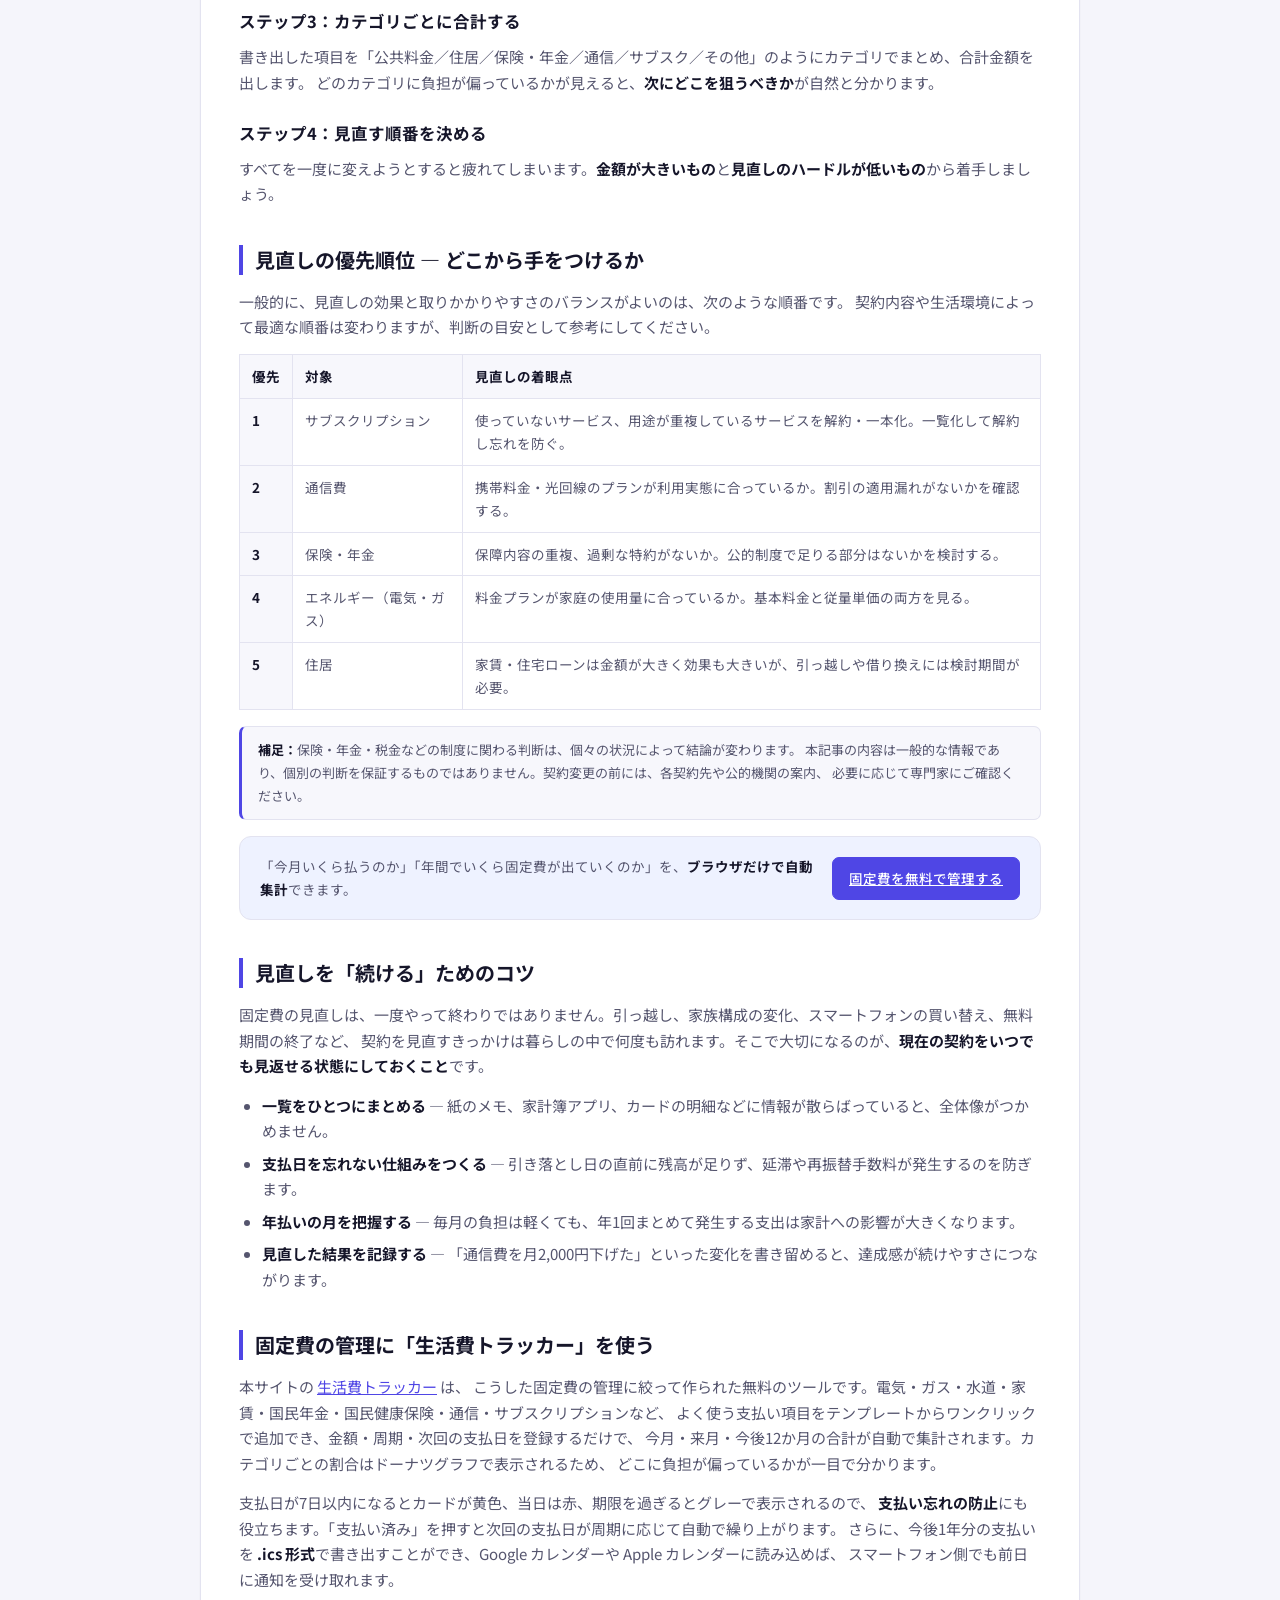
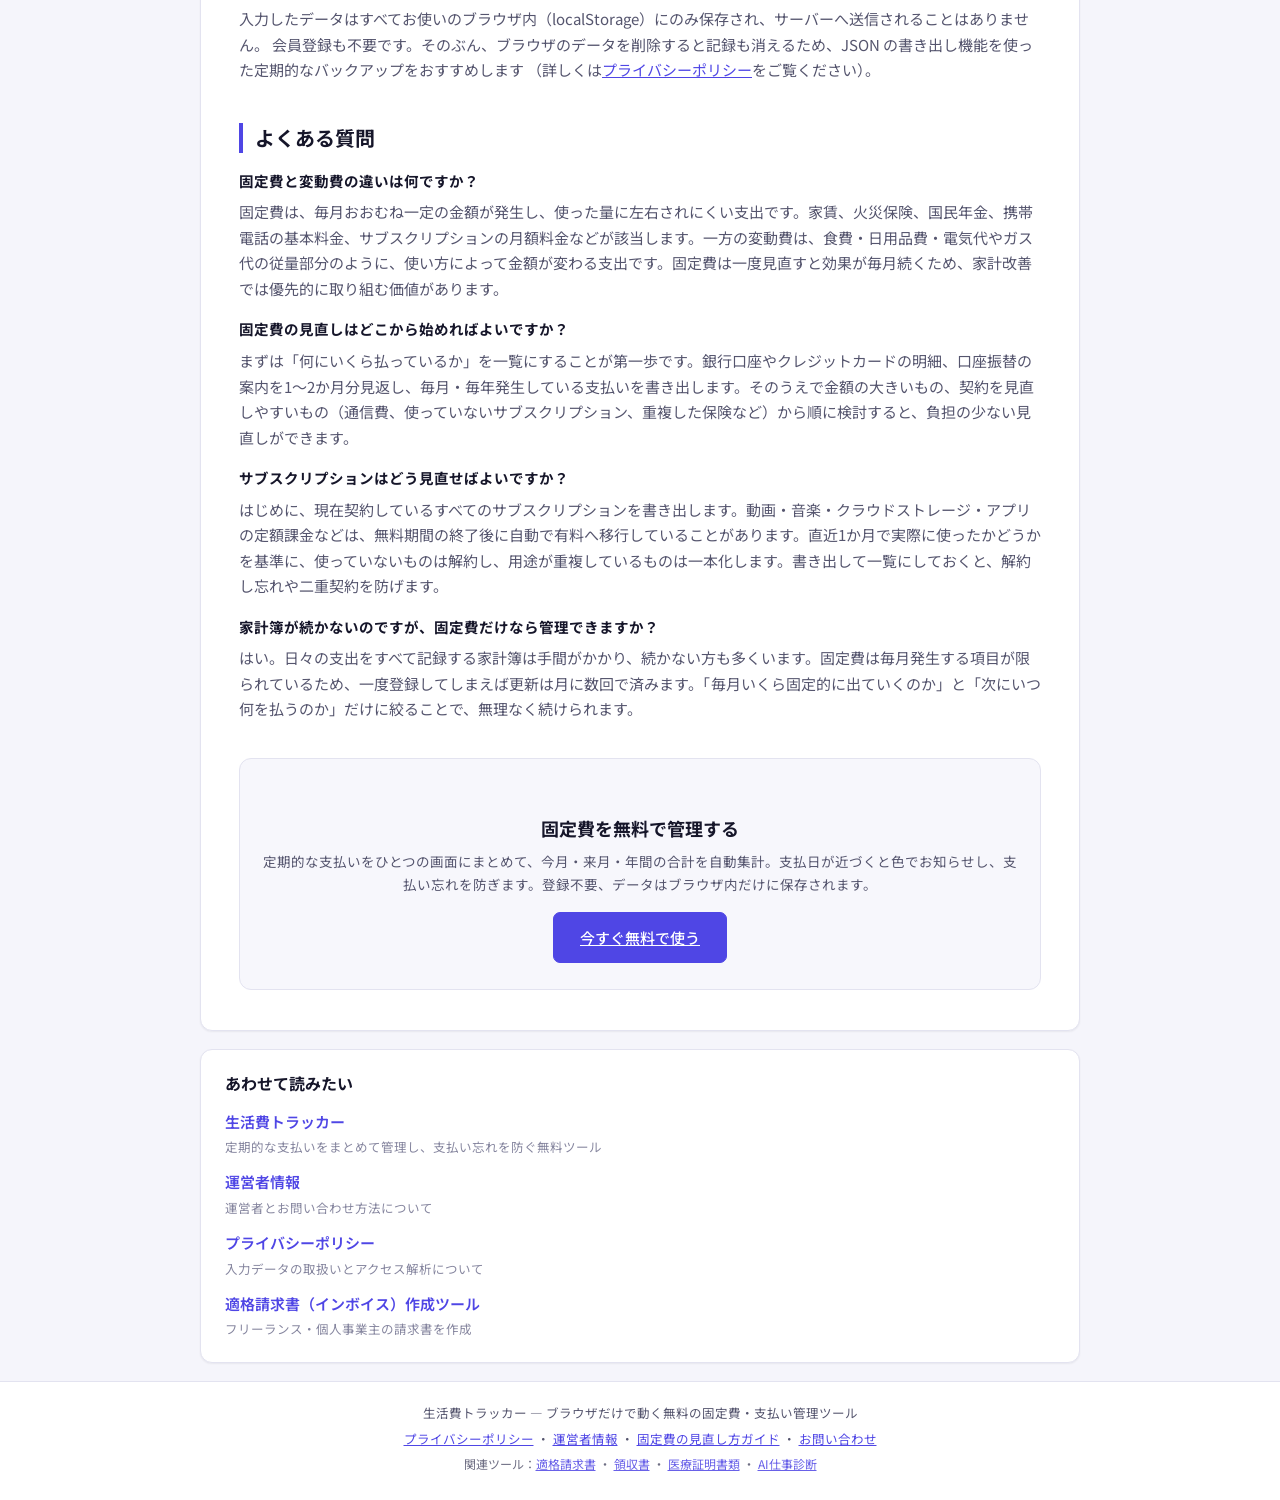
<file: koteihi-minaoshi.html>
<!DOCTYPE html>
<html lang="ja">
<head>
<meta charset="UTF-8">
<meta name="viewport" content="width=device-width, initial-scale=1">
<title>家計簿・固定費の見直し方ガイド｜洗い出しから見直しの順番まで解説</title>
<meta name="description" content="毎月の固定費をどう洗い出し、どの順番で見直せばよいかを解説。電気・ガス・通信・サブスク・保険・年金など、日本の暮らしで発生する定期的な支払いを整理する手順と、見直しを続けるコツをまとめました。無料ツールで固定費をその場で管理できます。">
<meta name="keywords" content="固定費 見直し,家計簿 固定費,固定費 洗い出し,固定費 一覧,サブスク 見直し,通信費 見直し,固定費 管理 アプリ,生活費 見直し">
<meta name="robots" content="index, follow">
<link rel="canonical" href="https://www.reveriel.com/life-cost-tracker/koteihi-minaoshi.html">
<meta property="og:type" content="article">
<meta property="og:title" content="家計簿・固定費の見直し方ガイド｜洗い出しから見直しの順番まで解説">
<meta property="og:description" content="毎月の固定費の洗い出し方と、見直しの優先順位をわかりやすく解説。日本の暮らしで発生する定期的な支払いを整理する手順をまとめました。">
<meta property="og:locale" content="ja_JP">
<meta property="og:url" content="https://www.reveriel.com/life-cost-tracker/koteihi-minaoshi.html">
<meta property="og:image" content="https://www.reveriel.com/life-cost-tracker/og-image.png">
<meta name="twitter:card" content="summary_large_image">
<meta name="twitter:image" content="https://www.reveriel.com/life-cost-tracker/og-image.png">
<link rel="preconnect" href="https://fonts.googleapis.com">
<link rel="preconnect" href="https://fonts.gstatic.com" crossorigin>
<link href="https://fonts.googleapis.com/css2?family=Noto+Sans+JP:wght@400;500;700&display=swap" rel="stylesheet">
<link rel="icon" href="data:image/svg+xml,%3Csvg xmlns='http://www.w3.org/2000/svg' viewBox='0 0 32 32'%3E%3Crect width='32' height='32' rx='7' fill='%234f46e5'/%3E%3Cpath d='M6 13h20M6 13a2 2 0 0 1 2-2h16a2 2 0 0 1 2 2v3H6v-3z' fill='%23ffffff'/%3E%3Cpath d='M9 16v7M16 16v7M23 16v7' stroke='%23c7d2fe' stroke-width='2' stroke-linecap='round'/%3E%3Cpath d='M5 25h22' stroke='%23ffffff' stroke-width='2.4' stroke-linecap='round'/%3E%3C/svg%3E">
<link rel="stylesheet" href="style.css">
<link rel="stylesheet" href="guide.css">
<!-- Cloudflare Web Analytics --><script type='module' src='https://static.cloudflareinsights.com/beacon.min.js' data-cf-beacon='{"token": "6fc01bf3ac5e457ba1bd16b91e5b653e"}'></script><!-- End Cloudflare Web Analytics -->
<script type="application/ld+json">
{
  "@context": "https://schema.org",
  "@graph": [
    {
      "@type": "Article",
      "headline": "家計簿・固定費の見直し方ガイド｜洗い出しから見直しの順番まで解説",
      "description": "毎月の固定費の洗い出し方と、見直しの優先順位をわかりやすく解説。日本の暮らしで発生する定期的な支払いを整理する手順をまとめました。",
      "inLanguage": "ja",
      "datePublished": "2026-10-12",
      "dateModified": "2026-10-12",
      "author": { "@type": "Organization", "name": "Reveriel" },
      "publisher": { "@type": "Organization", "name": "Reveriel" },
      "mainEntityOfPage": { "@type": "WebPage", "@id": "https://www.reveriel.com/life-cost-tracker/koteihi-minaoshi.html" },
      "image": "https://www.reveriel.com/life-cost-tracker/og-image.png"
    },
    {
      "@type": "FAQPage",
      "mainEntity": [
        {
          "@type": "Question",
          "name": "固定費と変動費の違いは何ですか？",
          "acceptedAnswer": {
            "@type": "Answer",
            "text": "固定費は、毎月おおむね一定の金額が発生し、使った量に左右されにくい支出です。家賃、火災保険、国民年金、携帯電話の基本料金、サブスクリプションの月額料金などが該当します。一方の変動費は、食費・日用品費・電気代やガス代の従量部分のように、使い方によって金額が変わる支出です。固定費は一度見直すと効果が毎月続くため、家計改善では優先的に取り組む価値があります。"
          }
        },
        {
          "@type": "Question",
          "name": "固定費の見直しはどこから始めればよいですか？",
          "acceptedAnswer": {
            "@type": "Answer",
            "text": "まずは「何にいくら払っているか」を一覧にすることが第一歩です。銀行口座やクレジットカードの明細、口座振替の案内を1〜2か月分見返し、毎月・毎年発生している支払いを書き出します。そのうえで金額の大きいもの、契約を見直しやすいもの（通信費、使っていないサブスクリプション、重複した保険など）から順に検討すると、負担の少ない見直しができます。"
          }
        },
        {
          "@type": "Question",
          "name": "サブスクリプションはどう見直せばよいですか？",
          "acceptedAnswer": {
            "@type": "Answer",
            "text": "はじめに、現在契約しているすべてのサブスクリプションを書き出します。動画・音楽・クラウドストレージ・アプリの定額課金などは、無料期間の終了後に自動で有料へ移行していることがあります。直近1か月で実際に使ったかどうかを基準に、使っていないものは解約し、用途が重複しているものは一本化します。書き出して一覧にしておくと、解約し忘れや二重契約を防げます。"
          }
        },
        {
          "@type": "Question",
          "name": "家計簿が続かないのですが、固定費だけなら管理できますか？",
          "acceptedAnswer": {
            "@type": "Answer",
            "text": "はい。日々の支出をすべて記録する家計簿は手間がかかり、続かない方も多くいます。固定費は毎月発生する項目が限られているため、一度登録してしまえば更新は月に数回で済みます。「毎月いくら固定的に出ていくのか」と「次にいつ何を払うのか」だけに絞ることで、無理なく続けられます。"
          }
        }
      ]
    }
  ]
}
</script>
</head>
<body>

<header class="site-header no-print">
  <div class="wrap header-inner">
    <a class="brand" href="https://www.reveriel.com/life-cost-tracker/" style="text-decoration:none;color:inherit;">
      <svg class="brand-mark" viewBox="0 0 32 32" aria-hidden="true">
        <rect width="32" height="32" rx="7" fill="currentColor"/>
        <path d="M6 13h20v2H6z" fill="#fff"/>
        <path d="M7 11h18l1 2H6z" fill="#c7d2fe"/>
        <path d="M9.5 16v7M16 16v7M22.5 16v7" stroke="#c7d2fe" stroke-width="2.2" stroke-linecap="round"/>
        <path d="M5 25h22" stroke="#fff" stroke-width="2.4" stroke-linecap="round"/>
      </svg>
      <div class="brand-text">
        <strong>生活費トラッカー</strong>
        <span>固定費の見直し方ガイド</span>
      </div>
    </a>
    <div class="header-actions">
      <a class="btn btn-primary" href="https://www.reveriel.com/life-cost-tracker/">今すぐ無料で使う</a>
    </div>
  </div>
</header>

<main class="wrap">
  <div class="guide-col">

    <nav class="breadcrumb no-print" aria-label="パンくず">
      <ol>
        <li><a href="https://www.reveriel.com/life-cost-tracker/">生活費トラッカー</a></li>
        <li>固定費の見直し方ガイド</li>
        <li aria-current="page">家計簿・固定費の見直し方</li>
      </ol>
    </nav>

    <article class="guide">
      <h1>家計簿・固定費の見直し方ガイド</h1>
      <p class="guide-meta">更新日：2026年10月12日</p>
      <p class="guide-lead">
        「毎月なんとなくお金が減っていくけれど、何にいくら使っているのか分からない」——そう感じたとき、最初に手をつけると効果が大きいのが<strong>固定費の見直し</strong>です。
        食費や日用品費のような変動費は、頑張っても翌月には元に戻ってしまいがちですが、固定費は一度契約や金額を変えれば、その効果が毎月ずっと続きます。
        この記事では、固定費の洗い出し方から、見直しの順番、そして無理なく続けるコツまでを順番に解説します。
      </p>

      <div class="guide-cta-box">
        <p><strong>項目を入力するだけ</strong>で、毎月の固定費をひとつの画面にまとめられます。登録不要、データはブラウザ内だけに保存されます。</p>
        <a class="btn btn-primary" href="https://www.reveriel.com/life-cost-tracker/">今すぐ無料で使う</a>
      </div>

      <h2>固定費とは何か — 変動費との違い</h2>
      <p>
        家計の支出は、大きく<strong>固定費</strong>と<strong>変動費</strong>に分けられます。
        固定費は、毎月おおむね一定の金額が発生し、使った量に左右されにくい支出です。具体的には、家賃や住宅ローン、火災保険・生命保険の保険料、
        国民年金の保険料、国民健康保険料、携帯電話やインターネット回線の基本料金、そして動画・音楽・アプリなどのサブスクリプションの月額料金が当てはまります。
      </p>
      <p>
        これに対して変動費は、食費・日用品費・交際費のように、その月の過ごし方で金額が変わる支出です。
        電気代・ガス代・水道代は「基本料金＋従量課金」という形が多く、基本料金の部分は固定費、使った分の従量部分は変動費という性格を併せ持ちます。
      </p>
      <p>
        家計改善で固定費が重視されるのは、<strong>見直しの効果が一度きりで終わらない</strong>からです。
        たとえば通信費を月2,000円下げられれば、1年で24,000円、10年で24万円の差になります。変動費の節約が「その月だけ」なのに対し、
        固定費の見直しは毎月積み上がっていく点が決定的に違います。
      </p>

      <h2>なぜ「まず固定費」なのか</h2>
      <p>
        家計簿をつけようとして挫折してしまう方の多くは、<strong>すべての支出を記録しようとする</strong>ところで手が止まります。
        毎日の買い物をレシート単位で記録するのは手間がかかり、記録すること自体が目的化してしまうことも少なくありません。
      </p>
      <p>
        一方、固定費は<strong>毎月発生する項目が限られている</strong>ため、把握すべき対象がぐっと少なくなります。
        電気・ガス・水道・家賃・通信・保険・年金・サブスク——これらを一度リストアップしてしまえば、あとは金額や支払日の変更があったときだけ更新すれば済みます。
        「毎月いくら固定的に出ていくのか」と「次にいつ何を払うのか」が分かるだけで、家計に対する見通しは大きく変わります。
      </p>

      <h2>固定費の洗い出し方（4ステップ）</h2>

      <h3>ステップ1：1〜2か月分の支払いを集める</h3>
      <p>
        まずは、銀行口座の利用明細とクレジットカードの明細、そして自宅に届く口座振替の案内や納付書を1〜2か月分用意します。
        紙の書類がなければ、ネットバンキングやカード会社のアプリで明細を確認できます。ここで大切なのは、<strong>「毎月・毎年、繰り返し発生している支払い」に印をつけていく</strong>ことです。
      </p>

      <h3>ステップ2：項目・金額・支払日・周期を書き出す</h3>
      <p>
        印をつけた支払いを、次の4点とともに書き出します。
      </p>
      <ul>
        <li><strong>項目名</strong> — 電気代、家賃、楽天モバイル、動画サブスク、など分かる名前で。</li>
        <li><strong>金額</strong> — 明細の実績額をそのまま記入します。</li>
        <li><strong>次の支払日</strong> — 引き落とし日や納付期限。</li>
        <li><strong>周期</strong> — 毎月か、隔月か、年1回か。火災保険や自動車税のように年単位のものも忘れずに。</li>
      </ul>
      <p>
        ここで抜けやすいのが、<strong>年払いのもの</strong>です。クレジットカードの年会費、火災保険料、自動車税、固定資産税などは、
        毎月の家計からは見えにくい一方で、まとまった金額になります。書き出しておくと、支払い月に慌てずに済みます。
      </p>

      <h3>ステップ3：カテゴリごとに合計する</h3>
      <p>
        書き出した項目を「公共料金／住居／保険・年金／通信／サブスク／その他」のようにカテゴリでまとめ、合計金額を出します。
        どのカテゴリに負担が偏っているかが見えると、<strong>次にどこを狙うべきか</strong>が自然と分かります。
      </p>

      <h3>ステップ4：見直す順番を決める</h3>
      <p>
        すべてを一度に変えようとすると疲れてしまいます。<strong>金額が大きいもの</strong>と<strong>見直しのハードルが低いもの</strong>から着手しましょう。
      </p>

      <h2>見直しの優先順位 — どこから手をつけるか</h2>
      <p>
        一般的に、見直しの効果と取りかかりやすさのバランスがよいのは、次のような順番です。
        契約内容や生活環境によって最適な順番は変わりますが、判断の目安として参考にしてください。
      </p>
      <table class="guide-table">
        <thead>
          <tr>
            <th>優先</th>
            <th>対象</th>
            <th>見直しの着眼点</th>
          </tr>
        </thead>
        <tbody>
          <tr>
            <th>1</th>
            <td>サブスクリプション</td>
            <td>使っていないサービス、用途が重複しているサービスを解約・一本化。一覧化して解約し忘れを防ぐ。</td>
          </tr>
          <tr>
            <th>2</th>
            <td>通信費</td>
            <td>携帯料金・光回線のプランが利用実態に合っているか。割引の適用漏れがないかを確認する。</td>
          </tr>
          <tr>
            <th>3</th>
            <td>保険・年金</td>
            <td>保障内容の重複、過剰な特約がないか。公的制度で足りる部分はないかを検討する。</td>
          </tr>
          <tr>
            <th>4</th>
            <td>エネルギー（電気・ガス）</td>
            <td>料金プランが家庭の使用量に合っているか。基本料金と従量単価の両方を見る。</td>
          </tr>
          <tr>
            <th>5</th>
            <td>住居</td>
            <td>家賃・住宅ローンは金額が大きく効果も大きいが、引っ越しや借り換えには検討期間が必要。</td>
          </tr>
        </tbody>
      </table>
      <div class="guide-note">
        <strong>補足：</strong>保険・年金・税金などの制度に関わる判断は、個々の状況によって結論が変わります。
        本記事の内容は一般的な情報であり、個別の判断を保証するものではありません。契約変更の前には、各契約先や公的機関の案内、
        必要に応じて専門家にご確認ください。
      </div>

      <div class="guide-cta-box">
        <p>「今月いくら払うのか」「年間でいくら固定費が出ていくのか」を、<strong>ブラウザだけで自動集計</strong>できます。</p>
        <a class="btn btn-primary" href="https://www.reveriel.com/life-cost-tracker/">固定費を無料で管理する</a>
      </div>

      <h2>見直しを「続ける」ためのコツ</h2>
      <p>
        固定費の見直しは、一度やって終わりではありません。引っ越し、家族構成の変化、スマートフォンの買い替え、無料期間の終了など、
        契約を見直すきっかけは暮らしの中で何度も訪れます。そこで大切になるのが、<strong>現在の契約をいつでも見返せる状態にしておくこと</strong>です。
      </p>
      <ul>
        <li><strong>一覧をひとつにまとめる</strong> — 紙のメモ、家計簿アプリ、カードの明細などに情報が散らばっていると、全体像がつかめません。</li>
        <li><strong>支払日を忘れない仕組みをつくる</strong> — 引き落とし日の直前に残高が足りず、延滞や再振替手数料が発生するのを防ぎます。</li>
        <li><strong>年払いの月を把握する</strong> — 毎月の負担は軽くても、年1回まとめて発生する支出は家計への影響が大きくなります。</li>
        <li><strong>見直した結果を記録する</strong> — 「通信費を月2,000円下げた」といった変化を書き留めると、達成感が続けやすさにつながります。</li>
      </ul>

      <h2>固定費の管理に「生活費トラッカー」を使う</h2>
      <p>
        本サイトの <a href="https://www.reveriel.com/life-cost-tracker/">生活費トラッカー</a> は、
        こうした固定費の管理に絞って作られた無料のツールです。電気・ガス・水道・家賃・国民年金・国民健康保険・通信・サブスクリプションなど、
        よく使う支払い項目をテンプレートからワンクリックで追加でき、金額・周期・次回の支払日を登録するだけで、
        今月・来月・今後12か月の合計が自動で集計されます。カテゴリごとの割合はドーナツグラフで表示されるため、
        どこに負担が偏っているかが一目で分かります。
      </p>
      <p>
        支払日が7日以内になるとカードが黄色、当日は赤、期限を過ぎるとグレーで表示されるので、
        <strong>支払い忘れの防止</strong>にも役立ちます。「支払い済み」を押すと次回の支払日が周期に応じて自動で繰り上がります。
        さらに、今後1年分の支払いを <strong>.ics 形式</strong>で書き出すことができ、Google カレンダーや Apple カレンダーに読み込めば、
        スマートフォン側でも前日に通知を受け取れます。
      </p>
      <p>
        入力したデータはすべてお使いのブラウザ内（localStorage）にのみ保存され、サーバーへ送信されることはありません。
        会員登録も不要です。そのぶん、ブラウザのデータを削除すると記録も消えるため、JSON の書き出し機能を使った定期的なバックアップをおすすめします
        （詳しくは<a href="https://www.reveriel.com/life-cost-tracker/privacy.html">プライバシーポリシー</a>をご覧ください）。
      </p>

      <section class="guide-faq" aria-labelledby="faqTitle">
        <h2 id="faqTitle">よくある質問</h2>
        <dl>
          <dt>固定費と変動費の違いは何ですか？</dt>
          <dd>固定費は、毎月おおむね一定の金額が発生し、使った量に左右されにくい支出です。家賃、火災保険、国民年金、携帯電話の基本料金、サブスクリプションの月額料金などが該当します。一方の変動費は、食費・日用品費・電気代やガス代の従量部分のように、使い方によって金額が変わる支出です。固定費は一度見直すと効果が毎月続くため、家計改善では優先的に取り組む価値があります。</dd>

          <dt>固定費の見直しはどこから始めればよいですか？</dt>
          <dd>まずは「何にいくら払っているか」を一覧にすることが第一歩です。銀行口座やクレジットカードの明細、口座振替の案内を1〜2か月分見返し、毎月・毎年発生している支払いを書き出します。そのうえで金額の大きいもの、契約を見直しやすいもの（通信費、使っていないサブスクリプション、重複した保険など）から順に検討すると、負担の少ない見直しができます。</dd>

          <dt>サブスクリプションはどう見直せばよいですか？</dt>
          <dd>はじめに、現在契約しているすべてのサブスクリプションを書き出します。動画・音楽・クラウドストレージ・アプリの定額課金などは、無料期間の終了後に自動で有料へ移行していることがあります。直近1か月で実際に使ったかどうかを基準に、使っていないものは解約し、用途が重複しているものは一本化します。書き出して一覧にしておくと、解約し忘れや二重契約を防げます。</dd>

          <dt>家計簿が続かないのですが、固定費だけなら管理できますか？</dt>
          <dd>はい。日々の支出をすべて記録する家計簿は手間がかかり、続かない方も多くいます。固定費は毎月発生する項目が限られているため、一度登録してしまえば更新は月に数回で済みます。「毎月いくら固定的に出ていくのか」と「次にいつ何を払うのか」だけに絞ることで、無理なく続けられます。</dd>
        </dl>
      </section>

      <div class="guide-cta-foot">
        <h2>固定費を無料で管理する</h2>
        <p>定期的な支払いをひとつの画面にまとめて、今月・来月・年間の合計を自動集計。支払日が近づくと色でお知らせし、支払い忘れを防ぎます。登録不要、データはブラウザ内だけに保存されます。</p>
        <a class="btn btn-primary" href="https://www.reveriel.com/life-cost-tracker/">今すぐ無料で使う</a>
      </div>
    </article>

    <section class="guide-related no-print" aria-labelledby="relTitle">
      <h2 id="relTitle">あわせて読みたい</h2>
      <ul>
        <li><a href="https://www.reveriel.com/life-cost-tracker/">生活費トラッカー<span class="rel-desc">定期的な支払いをまとめて管理し、支払い忘れを防ぐ無料ツール</span></a></li>
        <li><a href="https://www.reveriel.com/life-cost-tracker/company.html">運営者情報<span class="rel-desc">運営者とお問い合わせ方法について</span></a></li>
        <li><a href="https://www.reveriel.com/life-cost-tracker/privacy.html">プライバシーポリシー<span class="rel-desc">入力データの取扱いとアクセス解析について</span></a></li>
        <li><a href="https://www.reveriel.com/japan-invoice-pdf/">適格請求書（インボイス）作成ツール<span class="rel-desc">フリーランス・個人事業主の請求書を作成</span></a></li>
      </ul>
    </section>

  </div>
</main>

<footer class="site-footer no-print">
  <div class="wrap">
    <p>生活費トラッカー — ブラウザだけで動く無料の固定費・支払い管理ツール</p>
    <p>
      <a href="privacy.html">プライバシーポリシー</a> ・
      <a href="company.html">運営者情報</a> ・
      <a href="koteihi-minaoshi.html">固定費の見直し方ガイド</a> ・
      <a href="https://docs.google.com/forms/d/e/1FAIpQLSfHGUfgAlViT3TFiVtJi_EpJ4ioUpd9oGyaJ7rehEV-gBH_PA/viewform?usp=pp_url&amp;entry.1745177199=%E7%94%9F%E6%B4%BB%E8%B2%BB%E3%83%88%E3%83%A9%E3%83%83%E3%82%AB%E3%83%BC" target="_blank" rel="noopener">お問い合わせ</a>
    </p>
    <p class="foot-related">関連ツール：<a href="https://www.reveriel.com/japan-invoice-pdf/">適格請求書</a> ・ <a href="https://www.reveriel.com/ryoshusho-pdf/">領収書</a> ・ <a href="https://www.reveriel.com/iryo-shomei-pdf/">医療証明書類</a> ・ <a href="https://www.reveriel.com/ai-diagnosis/">AI仕事診断</a></p>
  </div>
</footer>

<!-- フィードバックFAB（右下固定） -->
<a href="https://docs.google.com/forms/d/e/1FAIpQLSfHGUfgAlViT3TFiVtJi_EpJ4ioUpd9oGyaJ7rehEV-gBH_PA/viewform?usp=pp_url&amp;entry.1745177199=%E7%94%9F%E6%B4%BB%E8%B2%BB%E3%83%88%E3%83%A9%E3%83%83%E3%82%AB%E3%83%BC" target="_blank" rel="noopener" class="feedback-fab" aria-label="ご意見・フィードバックを送る">
  <svg viewBox="0 0 24 24" fill="none" stroke="currentColor" stroke-width="2" stroke-linecap="round" stroke-linejoin="round" aria-hidden="true"><path d="M21 15a2 2 0 0 1-2 2H7l-4 4V5a2 2 0 0 1 2-2h14a2 2 0 0 1 2 2z"/></svg>
  <span>ご意見・フィードバック</span>
</a>
</body>
</html>
</file>
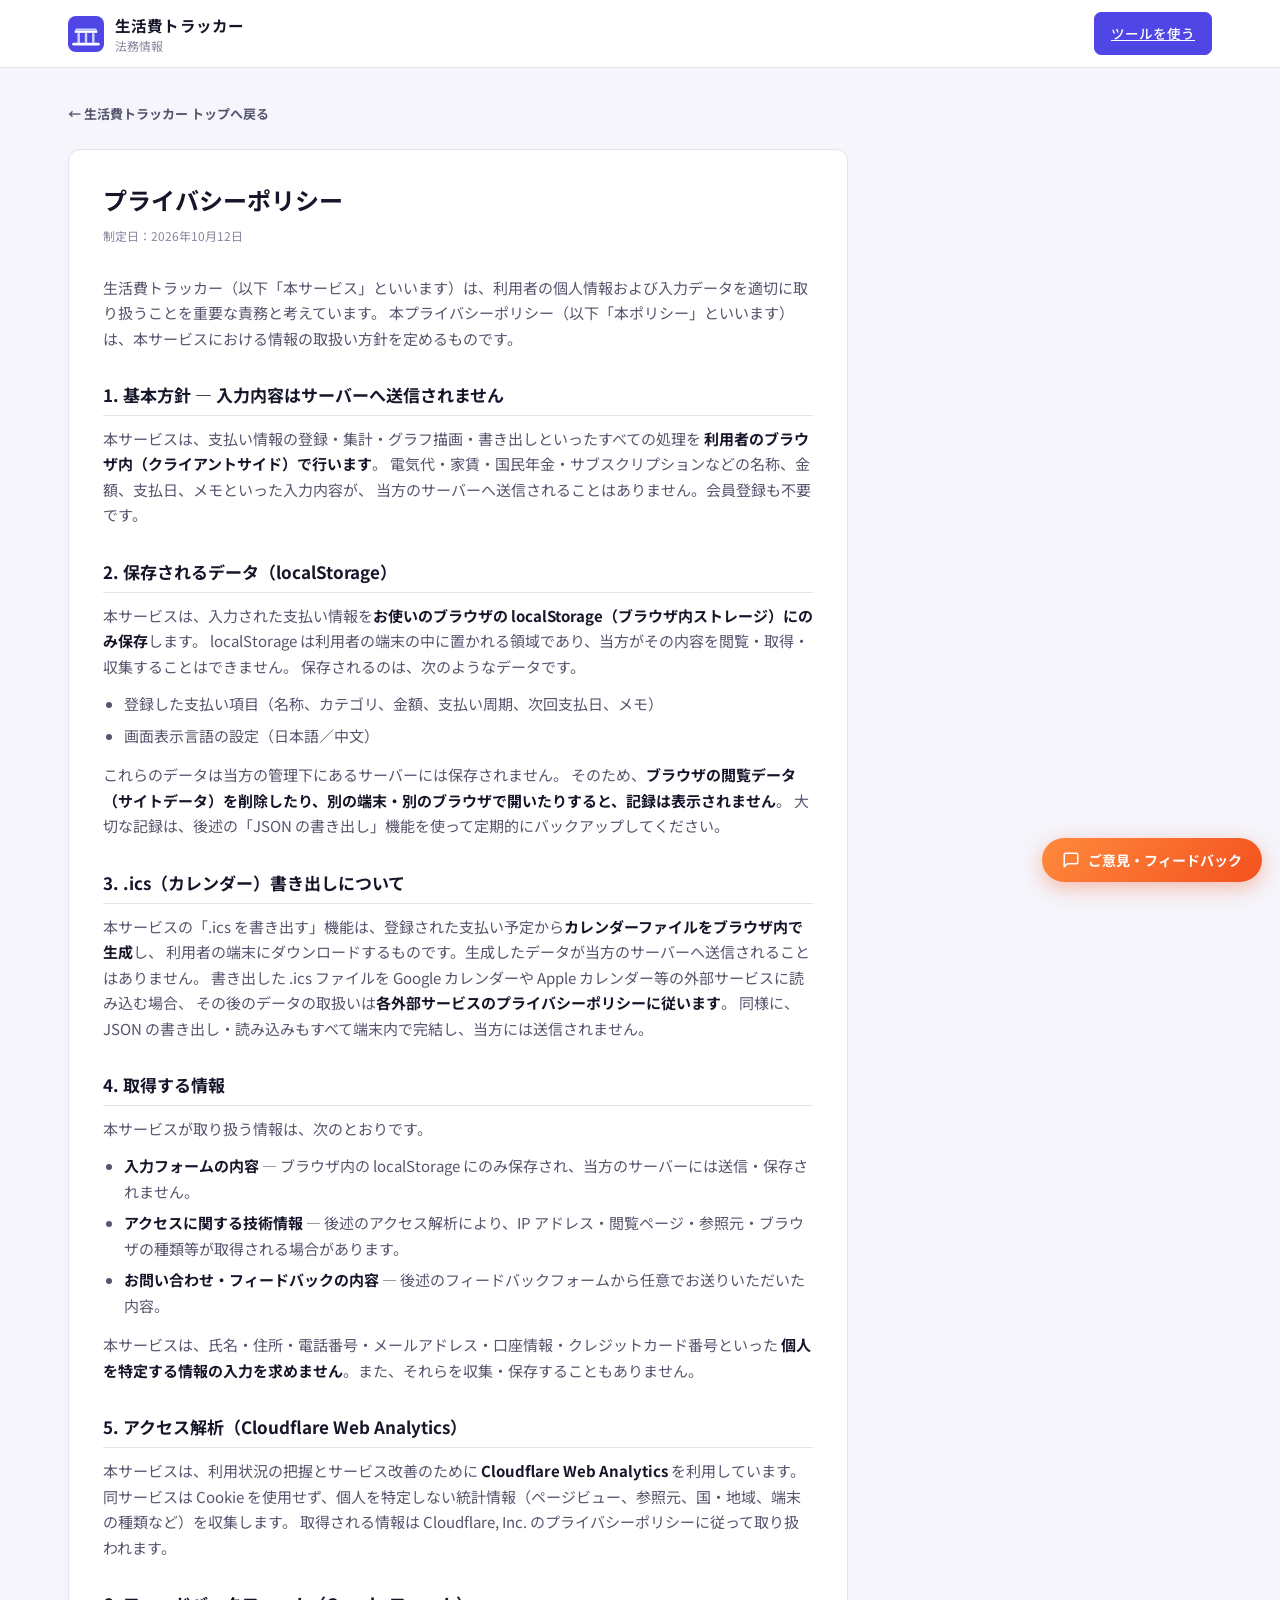
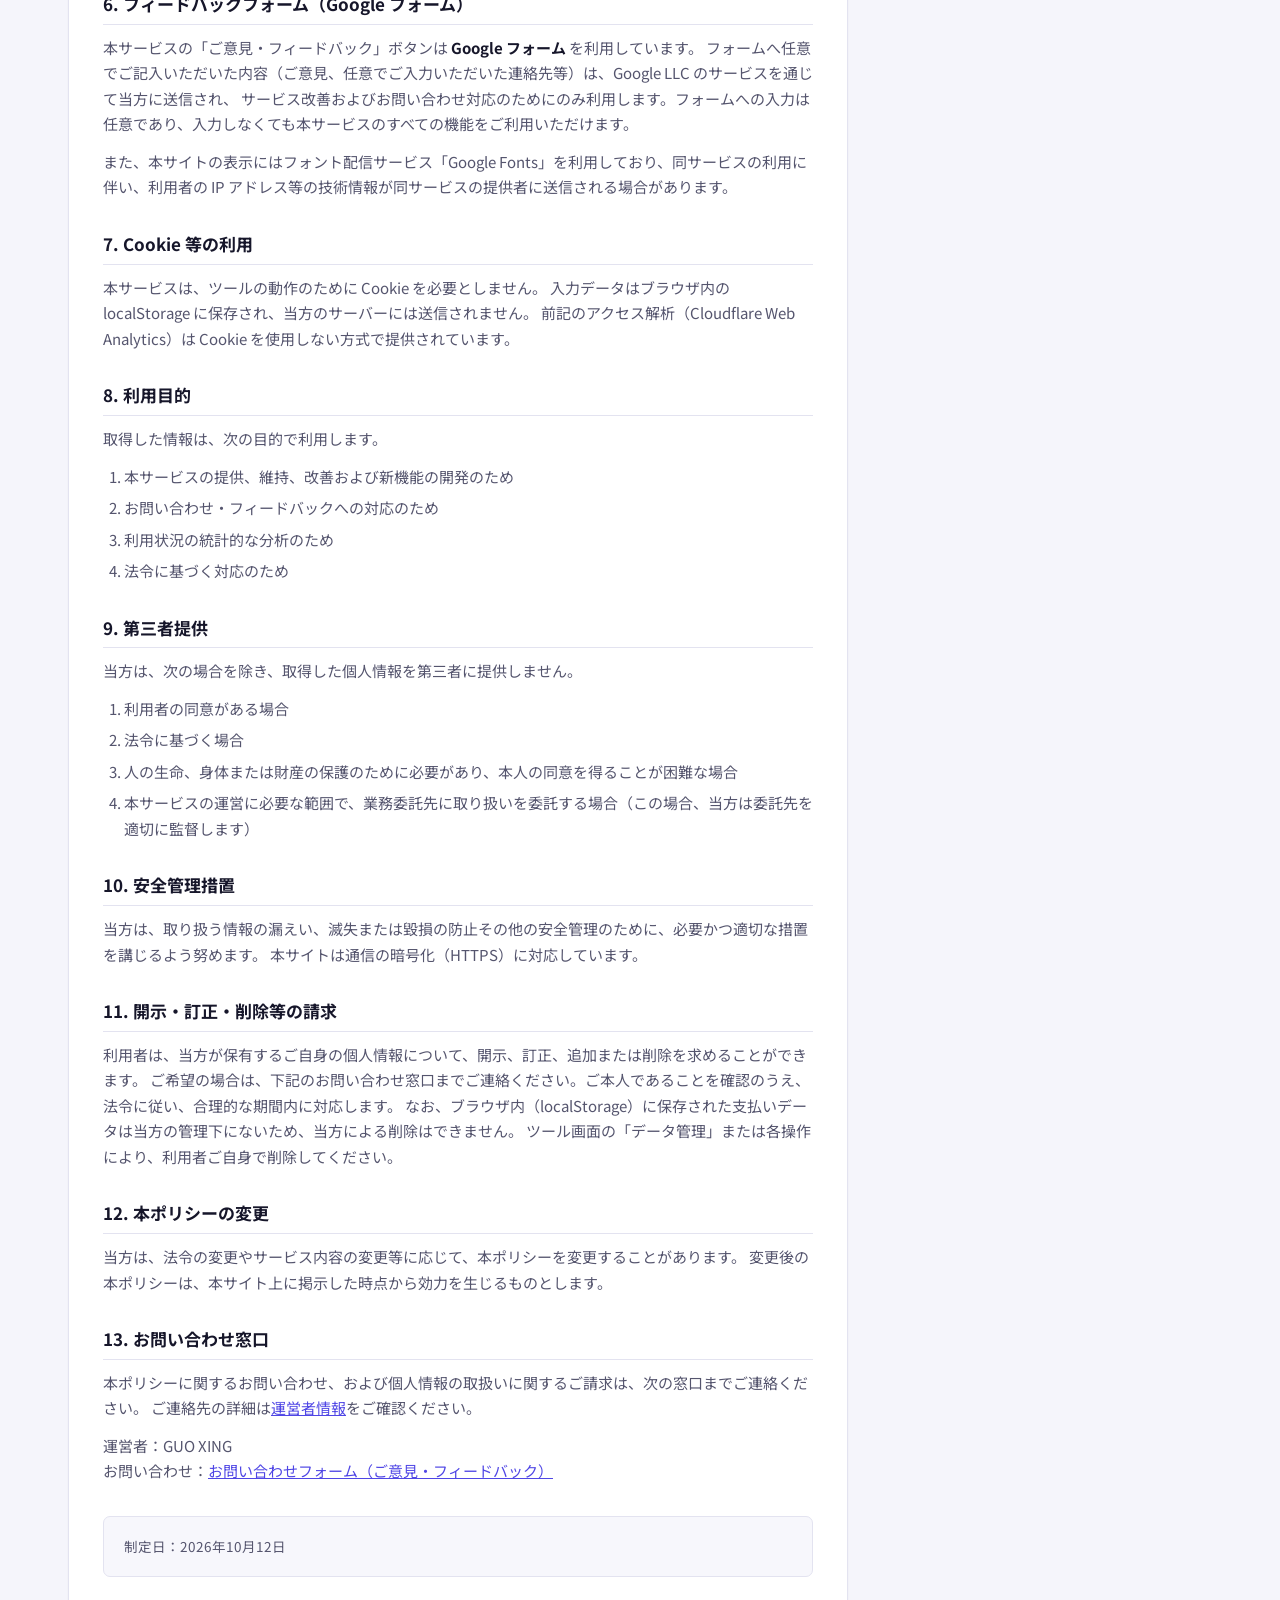
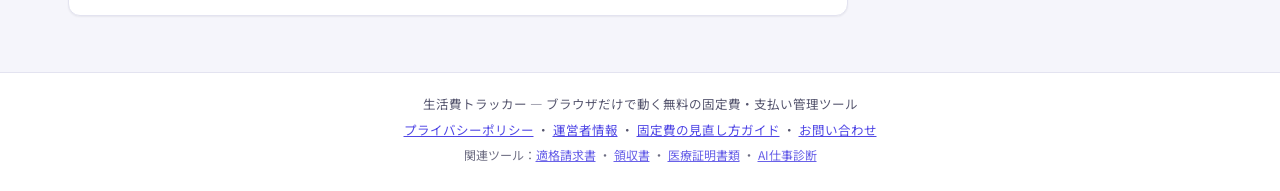
<file: privacy.html>
<!DOCTYPE html>
<html lang="ja">
<head>
<meta charset="UTF-8">
<meta name="viewport" content="width=device-width, initial-scale=1">
<title>プライバシーポリシー｜生活費トラッカー</title>
<meta name="description" content="生活費トラッカーにおける利用者データの取扱い方針です。入力した支払い情報はブラウザ内の localStorage にのみ保存され、サーバーへ送信・収集しません。.ics／JSON の書き出し、アクセス解析、フィードバックについても定めます。">
<meta name="robots" content="index, follow">
<link rel="canonical" href="https://www.reveriel.com/life-cost-tracker/privacy.html">
<meta property="og:type" content="website">
<meta property="og:title" content="プライバシーポリシー｜生活費トラッカー">
<meta property="og:description" content="生活費トラッカーにおける利用者データの取扱い方針です。入力内容はブラウザ内にのみ保存されます。">
<meta property="og:locale" content="ja_JP">
<meta property="og:url" content="https://www.reveriel.com/life-cost-tracker/privacy.html">
<meta property="og:image" content="https://www.reveriel.com/life-cost-tracker/og-image.png">
<meta name="twitter:card" content="summary_large_image">
<meta name="twitter:image" content="https://www.reveriel.com/life-cost-tracker/og-image.png">
<link rel="preconnect" href="https://fonts.googleapis.com">
<link rel="preconnect" href="https://fonts.gstatic.com" crossorigin>
<link href="https://fonts.googleapis.com/css2?family=Noto+Sans+JP:wght@400;500;700&display=swap" rel="stylesheet">
<link rel="icon" href="data:image/svg+xml,%3Csvg xmlns='http://www.w3.org/2000/svg' viewBox='0 0 32 32'%3E%3Crect width='32' height='32' rx='7' fill='%234f46e5'/%3E%3Cpath d='M6 13h20M6 13a2 2 0 0 1 2-2h16a2 2 0 0 1 2 2v3H6v-3z' fill='%23ffffff'/%3E%3Cpath d='M9 16v7M16 16v7M23 16v7' stroke='%23c7d2fe' stroke-width='2' stroke-linecap='round'/%3E%3Cpath d='M5 25h22' stroke='%23ffffff' stroke-width='2.4' stroke-linecap='round'/%3E%3C/svg%3E">
<link rel="stylesheet" href="style.css">
<link rel="stylesheet" href="guide.css">
<!-- Cloudflare Web Analytics --><script type='module' src='https://static.cloudflareinsights.com/beacon.min.js' data-cf-beacon='{"token": "6fc01bf3ac5e457ba1bd16b91e5b653e"}'></script><!-- End Cloudflare Web Analytics -->
</head>
<body>

<header class="site-header no-print">
  <div class="wrap header-inner">
    <a class="brand" href="https://www.reveriel.com/life-cost-tracker/" style="text-decoration:none;color:inherit;">
      <svg class="brand-mark" viewBox="0 0 32 32" aria-hidden="true">
        <rect width="32" height="32" rx="7" fill="currentColor"/>
        <path d="M6 13h20v2H6z" fill="#fff"/>
        <path d="M7 11h18l1 2H6z" fill="#c7d2fe"/>
        <path d="M9.5 16v7M16 16v7M22.5 16v7" stroke="#c7d2fe" stroke-width="2.2" stroke-linecap="round"/>
        <path d="M5 25h22" stroke="#fff" stroke-width="2.4" stroke-linecap="round"/>
      </svg>
      <div class="brand-text">
        <strong>生活費トラッカー</strong>
        <span>法務情報</span>
      </div>
    </a>
    <div class="header-actions">
      <a class="btn btn-primary" href="https://www.reveriel.com/life-cost-tracker/">ツールを使う</a>
    </div>
  </div>
</header>

<main class="wrap">
  <div class="legal-page">
    <a class="legal-back" href="https://www.reveriel.com/life-cost-tracker/">← 生活費トラッカー トップへ戻る</a>

    <article class="legal">
      <h1>プライバシーポリシー</h1>
      <p class="legal-meta">制定日：2026年10月12日</p>

      <p>
        生活費トラッカー（以下「本サービス」といいます）は、利用者の個人情報および入力データを適切に取り扱うことを重要な責務と考えています。
        本プライバシーポリシー（以下「本ポリシー」といいます）は、本サービスにおける情報の取扱い方針を定めるものです。
      </p>

      <h2>1. 基本方針 — 入力内容はサーバーへ送信されません</h2>
      <p>
        本サービスは、支払い情報の登録・集計・グラフ描画・書き出しといったすべての処理を
        <strong>利用者のブラウザ内（クライアントサイド）で行います</strong>。
        電気代・家賃・国民年金・サブスクリプションなどの名称、金額、支払日、メモといった入力内容が、
        当方のサーバーへ送信されることはありません。会員登録も不要です。
      </p>

      <h2>2. 保存されるデータ（localStorage）</h2>
      <p>
        本サービスは、入力された支払い情報を<strong>お使いのブラウザの localStorage（ブラウザ内ストレージ）にのみ保存</strong>します。
        localStorage は利用者の端末の中に置かれる領域であり、当方がその内容を閲覧・取得・収集することはできません。
        保存されるのは、次のようなデータです。
      </p>
      <ul>
        <li>登録した支払い項目（名称、カテゴリ、金額、支払い周期、次回支払日、メモ）</li>
        <li>画面表示言語の設定（日本語／中文）</li>
      </ul>
      <p>
        これらのデータは当方の管理下にあるサーバーには保存されません。
        そのため、<strong>ブラウザの閲覧データ（サイトデータ）を削除したり、別の端末・別のブラウザで開いたりすると、記録は表示されません</strong>。
        大切な記録は、後述の「JSON の書き出し」機能を使って定期的にバックアップしてください。
      </p>

      <h2>3. .ics（カレンダー）書き出しについて</h2>
      <p>
        本サービスの「.ics を書き出す」機能は、登録された支払い予定から<strong>カレンダーファイルをブラウザ内で生成</strong>し、
        利用者の端末にダウンロードするものです。生成したデータが当方のサーバーへ送信されることはありません。
        書き出した .ics ファイルを Google カレンダーや Apple カレンダー等の外部サービスに読み込む場合、
        その後のデータの取扱いは<strong>各外部サービスのプライバシーポリシーに従います</strong>。
        同様に、JSON の書き出し・読み込みもすべて端末内で完結し、当方には送信されません。
      </p>

      <h2>4. 取得する情報</h2>
      <p>本サービスが取り扱う情報は、次のとおりです。</p>
      <ul>
        <li><strong>入力フォームの内容</strong> — ブラウザ内の localStorage にのみ保存され、当方のサーバーには送信・保存されません。</li>
        <li><strong>アクセスに関する技術情報</strong> — 後述のアクセス解析により、IP アドレス・閲覧ページ・参照元・ブラウザの種類等が取得される場合があります。</li>
        <li><strong>お問い合わせ・フィードバックの内容</strong> — 後述のフィードバックフォームから任意でお送りいただいた内容。</li>
      </ul>
      <p>
        本サービスは、氏名・住所・電話番号・メールアドレス・口座情報・クレジットカード番号といった
        <strong>個人を特定する情報の入力を求めません</strong>。また、それらを収集・保存することもありません。
      </p>

      <h2>5. アクセス解析（Cloudflare Web Analytics）</h2>
      <p>
        本サービスは、利用状況の把握とサービス改善のために <strong>Cloudflare Web Analytics</strong> を利用しています。
        同サービスは Cookie を使用せず、個人を特定しない統計情報（ページビュー、参照元、国・地域、端末の種類など）を収集します。
        取得される情報は Cloudflare, Inc. のプライバシーポリシーに従って取り扱われます。
      </p>

      <h2>6. フィードバックフォーム（Google フォーム）</h2>
      <p>
        本サービスの「ご意見・フィードバック」ボタンは <strong>Google フォーム</strong> を利用しています。
        フォームへ任意でご記入いただいた内容（ご意見、任意でご入力いただいた連絡先等）は、Google LLC のサービスを通じて当方に送信され、
        サービス改善およびお問い合わせ対応のためにのみ利用します。フォームへの入力は任意であり、入力しなくても本サービスのすべての機能をご利用いただけます。
      </p>
      <p>
        また、本サイトの表示にはフォント配信サービス「Google Fonts」を利用しており、同サービスの利用に伴い、利用者の IP アドレス等の技術情報が同サービスの提供者に送信される場合があります。
      </p>

      <h2>7. Cookie 等の利用</h2>
      <p>
        本サービスは、ツールの動作のために Cookie を必要としません。
        入力データはブラウザ内の localStorage に保存され、当方のサーバーには送信されません。
        前記のアクセス解析（Cloudflare Web Analytics）は Cookie を使用しない方式で提供されています。
      </p>

      <h2>8. 利用目的</h2>
      <p>取得した情報は、次の目的で利用します。</p>
      <ol>
        <li>本サービスの提供、維持、改善および新機能の開発のため</li>
        <li>お問い合わせ・フィードバックへの対応のため</li>
        <li>利用状況の統計的な分析のため</li>
        <li>法令に基づく対応のため</li>
      </ol>

      <h2>9. 第三者提供</h2>
      <p>当方は、次の場合を除き、取得した個人情報を第三者に提供しません。</p>
      <ol>
        <li>利用者の同意がある場合</li>
        <li>法令に基づく場合</li>
        <li>人の生命、身体または財産の保護のために必要があり、本人の同意を得ることが困難な場合</li>
        <li>本サービスの運営に必要な範囲で、業務委託先に取り扱いを委託する場合（この場合、当方は委託先を適切に監督します）</li>
      </ol>

      <h2>10. 安全管理措置</h2>
      <p>
        当方は、取り扱う情報の漏えい、滅失または毀損の防止その他の安全管理のために、必要かつ適切な措置を講じるよう努めます。
        本サイトは通信の暗号化（HTTPS）に対応しています。
      </p>

      <h2>11. 開示・訂正・削除等の請求</h2>
      <p>
        利用者は、当方が保有するご自身の個人情報について、開示、訂正、追加または削除を求めることができます。
        ご希望の場合は、下記のお問い合わせ窓口までご連絡ください。ご本人であることを確認のうえ、法令に従い、合理的な期間内に対応します。
        なお、ブラウザ内（localStorage）に保存された支払いデータは当方の管理下にないため、当方による削除はできません。
        ツール画面の「データ管理」または各操作により、利用者ご自身で削除してください。
      </p>

      <h2>12. 本ポリシーの変更</h2>
      <p>
        当方は、法令の変更やサービス内容の変更等に応じて、本ポリシーを変更することがあります。
        変更後の本ポリシーは、本サイト上に掲示した時点から効力を生じるものとします。
      </p>

      <h2>13. お問い合わせ窓口</h2>
      <p>
        本ポリシーに関するお問い合わせ、および個人情報の取扱いに関するご請求は、次の窓口までご連絡ください。
        ご連絡先の詳細は<a href="company.html">運営者情報</a>をご確認ください。
      </p>
      <p>
        運営者：GUO XING<br>
        お問い合わせ：<a href="https://docs.google.com/forms/d/e/1FAIpQLSfHGUfgAlViT3TFiVtJi_EpJ4ioUpd9oGyaJ7rehEV-gBH_PA/viewform?usp=pp_url&amp;entry.1745177199=%E7%94%9F%E6%B4%BB%E8%B2%BB%E3%83%88%E3%83%A9%E3%83%83%E3%82%AB%E3%83%BC" target="_blank" rel="noopener">お問い合わせフォーム（ご意見・フィードバック）</a>
      </p>

      <div class="legal-contact">
        <p>制定日：2026年10月12日</p>
      </div>
    </article>
  </div>
</main>

<footer class="site-footer no-print">
  <div class="wrap">
    <p>生活費トラッカー — ブラウザだけで動く無料の固定費・支払い管理ツール</p>
    <p>
      <a href="privacy.html">プライバシーポリシー</a> ・
      <a href="company.html">運営者情報</a> ・
      <a href="koteihi-minaoshi.html">固定費の見直し方ガイド</a> ・
      <a href="https://docs.google.com/forms/d/e/1FAIpQLSfHGUfgAlViT3TFiVtJi_EpJ4ioUpd9oGyaJ7rehEV-gBH_PA/viewform?usp=pp_url&amp;entry.1745177199=%E7%94%9F%E6%B4%BB%E8%B2%BB%E3%83%88%E3%83%A9%E3%83%83%E3%82%AB%E3%83%BC" target="_blank" rel="noopener">お問い合わせ</a>
    </p>
    <p class="foot-related">関連ツール：<a href="https://www.reveriel.com/japan-invoice-pdf/">適格請求書</a> ・ <a href="https://www.reveriel.com/ryoshusho-pdf/">領収書</a> ・ <a href="https://www.reveriel.com/iryo-shomei-pdf/">医療証明書類</a> ・ <a href="https://www.reveriel.com/ai-diagnosis/">AI仕事診断</a></p>
  </div>
</footer>

<!-- フィードバックFAB（右下固定） -->
<a href="https://docs.google.com/forms/d/e/1FAIpQLSfHGUfgAlViT3TFiVtJi_EpJ4ioUpd9oGyaJ7rehEV-gBH_PA/viewform?usp=pp_url&amp;entry.1745177199=%E7%94%9F%E6%B4%BB%E8%B2%BB%E3%83%88%E3%83%A9%E3%83%83%E3%82%AB%E3%83%BC" target="_blank" rel="noopener" class="feedback-fab" aria-label="ご意見・フィードバックを送る">
  <svg viewBox="0 0 24 24" fill="none" stroke="currentColor" stroke-width="2" stroke-linecap="round" stroke-linejoin="round" aria-hidden="true"><path d="M21 15a2 2 0 0 1-2 2H7l-4 4V5a2 2 0 0 1 2-2h14a2 2 0 0 1 2 2z"/></svg>
  <span>ご意見・フィードバック</span>
</a>
</body>
</html>
</file>
<file: style.css>
/* =========================================================
   生活費トラッカー — style.css
   純粋なフロントエンドのみ。外部通信は行いません。
   ========================================================= */

:root {
  --c-bg:            #f5f5fb;
  --c-surface:       #ffffff;
  --c-surface-2:     #f7f7fc;
  --c-surface-3:     #eeeef7;
  --c-border:        #e3e3f0;
  --c-border-strong: #c9c9de;
  --c-text:          #16162a;
  --c-text-muted:    #55556e;
  --c-text-faint:    #86869f;
  --c-accent:        #4f46e5;
  --c-accent-soft:   #eef2ff;
  --c-accent-hover:  #4338ca;
  --c-accent-ink:    #ffffff;
  --c-danger:        #b42318;
  --c-danger-soft:   #fef3f2;
  --c-danger-tint:   #fff8f7;
  --c-danger-border: #f4b3ad;
  --c-warn:          #8a5300;
  --c-warn-soft:     #fff7e8;
  --c-warn-tint:     #fffbf2;
  --c-warn-border:   #f0cf94;
  --c-success:       #067647;

  --radius:    12px;
  --radius-sm: 7px;
  --shadow-sm: 0 1px 2px rgba(16, 24, 40, .06);
  --shadow-md: 0 2px 10px rgba(16, 24, 40, .07);

  --font: "Noto Sans JP", "Noto Sans SC", -apple-system, BlinkMacSystemFont,
          "Hiragino Kaku Gothic ProN", "Hiragino Sans", "Yu Gothic", Meiryo, sans-serif;

  /* カテゴリ配色（データ可視化用・明度/彩度/CVD 検証済み） */
  --cat-utility:      #2a78d6;
  --cat-housing:      #eb6834;
  --cat-insurance:    #1baf7a;
  --cat-telecom:      #eda100;
  --cat-subscription: #e87ba4;
  --cat-other:        #008300;
}

@media (prefers-color-scheme: dark) {
  :root {
    --c-bg:            #101018;
    --c-surface:       #191926;
    --c-surface-2:     #1f1f30;
    --c-surface-3:     #26263a;
    --c-border:        #2c2c42;
    --c-border-strong: #43435e;
    --c-text:          #ececf5;
    --c-text-muted:    #a6a6bd;
    --c-text-faint:    #82829c;
    --c-accent:        #a5b4fc;
    --c-accent-soft:   #1e1b4b;
    --c-accent-hover:  #c7d2fe;
    --c-accent-ink:    #0f0f1e;
    --c-danger:        #f4746a;
    --c-danger-soft:   #33191a;
    --c-danger-tint:   #231618;
    --c-danger-border: #6b2f2c;
    --c-warn:          #f0c07a;
    --c-warn-soft:     #2e2614;
    --c-warn-tint:     #211c12;
    --c-warn-border:   #5c4a24;
    --c-success:       #4ec98b;
    --shadow-sm: 0 1px 2px rgba(0, 0, 0, .4);
    --shadow-md: 0 2px 10px rgba(0, 0, 0, .45);

    --cat-utility:      #3987e5;
    --cat-housing:      #d95926;
    --cat-insurance:    #199e70;
    --cat-telecom:      #c98500;
    --cat-subscription: #d55181;
    --cat-other:        #008300;
  }
}

* { box-sizing: border-box; }
[hidden] { display: none !important; }
html { -webkit-text-size-adjust: 100%; }

body {
  margin: 0;
  background: var(--c-bg);
  color: var(--c-text);
  font-family: var(--font);
  font-size: 15px;
  line-height: 1.7;
  overflow-x: hidden;
}

.wrap { width: min(1180px, 100%); margin-inline: auto; padding-inline: 18px; }

h1, h2, h3 { line-height: 1.4; margin: 0; }
p { margin: 0 0 10px; }
a { color: var(--c-accent); }

:focus-visible { outline: 2px solid var(--c-accent); outline-offset: 2px; border-radius: 4px; }

.ic { width: 16px; height: 16px; flex: none; vertical-align: -2px; }

/* ---------------- ボタン ---------------- */

.btn {
  display: inline-flex;
  align-items: center;
  justify-content: center;
  gap: 6px;
  padding: 9px 16px;
  font: inherit;
  font-size: 13.5px;
  font-weight: 500;
  border-radius: var(--radius-sm);
  border: 1px solid transparent;
  background: var(--c-surface-2);
  color: var(--c-text);
  cursor: pointer;
  white-space: nowrap;
  transition: background .15s, border-color .15s, color .15s;
}
.btn:hover { background: var(--c-surface-3); }

.btn-primary { background: var(--c-accent); color: var(--c-accent-ink); border-color: var(--c-accent); }
.btn-primary:hover { background: var(--c-accent-hover); border-color: var(--c-accent-hover); }

.btn-outline { background: var(--c-surface); border-color: var(--c-border-strong); color: var(--c-text); }
.btn-outline:hover { background: var(--c-accent-soft); border-color: var(--c-accent); color: var(--c-accent); }

.btn-ghost { background: transparent; color: var(--c-text-muted); border-color: var(--c-border); }
.btn-ghost:hover { background: var(--c-surface-2); color: var(--c-text); }

.btn-danger-ghost { background: transparent; color: var(--c-danger); border-color: var(--c-border); }
.btn-danger-ghost:hover { background: var(--c-danger-soft); border-color: var(--c-danger-border); }

.btn-sm { padding: 7px 12px; font-size: 12.5px; }

/* ---------------- ヘッダー ---------------- */

.site-header {
  background: var(--c-surface);
  border-bottom: 1px solid var(--c-border);
  position: sticky;
  top: 0;
  z-index: 20;
}
.header-inner {
  display: flex;
  align-items: center;
  justify-content: space-between;
  gap: 14px;
  padding-block: 12px;
}
.brand { display: flex; align-items: center; gap: 11px; min-width: 0; }
.brand-mark { width: 36px; height: 36px; color: var(--c-accent); flex: none; }
.brand-text { display: flex; flex-direction: column; min-width: 0; }
.brand-text strong { font-size: 15.5px; font-weight: 700; letter-spacing: .01em; }
.brand-text span { font-size: 12px; color: var(--c-text-faint); line-height: 1.4; }
.header-actions { display: flex; align-items: center; gap: 8px; flex: none; }

/* ---------------- ダッシュボード ---------------- */

.dash { padding-block: 26px 6px; }
.dash-title { font-size: 25px; font-weight: 700; letter-spacing: -.01em; }
.dash-lead { color: var(--c-text-muted); font-size: 14px; margin-top: 6px; max-width: 62ch; }

.kpi-row {
  display: grid;
  grid-template-columns: repeat(3, minmax(0, 1fr));
  gap: 12px;
  margin-top: 16px;
}
.stat-tile {
  display: flex;
  flex-direction: column;
  gap: 2px;
  padding: 15px 17px;
  background: var(--c-surface);
  border: 1px solid var(--c-border);
  border-radius: var(--radius);
  box-shadow: var(--shadow-sm);
  min-width: 0;
}
.stat-tile-accent { border-color: var(--c-accent); background: var(--c-accent-soft); }
.stat-label { font-size: 12.5px; color: var(--c-text-muted); }
.stat-value {
  font-size: clamp(21px, 5.4vw, 29px);
  font-weight: 700;
  letter-spacing: -.02em;
  line-height: 1.2;
  overflow-wrap: anywhere;
}
.stat-sub { font-size: 11.5px; color: var(--c-text-faint); }

.privacy-note {
  display: flex;
  align-items: flex-start;
  gap: 7px;
  margin-top: 14px;
  padding: 10px 13px;
  background: var(--c-surface-2);
  border: 1px solid var(--c-border);
  border-radius: var(--radius-sm);
  font-size: 12.5px;
  color: var(--c-text-muted);
}
.privacy-note .ic { margin-top: 3px; color: var(--c-success); }

/* ---------------- レイアウト ---------------- */

.layout {
  display: grid;
  grid-template-columns: minmax(0, 1.45fr) minmax(0, 1fr);
  gap: 20px;
  align-items: start;
  padding-block: 20px 30px;
}
.pane { min-width: 0; }
.side-pane { display: grid; gap: 16px; }

.card,
.pane-head,
.item-form {
  background: var(--c-surface);
  border: 1px solid var(--c-border);
  border-radius: var(--radius);
}

.pane-head {
  display: flex;
  align-items: flex-start;
  justify-content: space-between;
  gap: 12px;
  flex-wrap: wrap;
  padding: 15px 17px;
  margin-bottom: 12px;
}
.pane-head h2 { font-size: 16.5px; font-weight: 700; }
.pane-head-actions { display: flex; gap: 8px; flex-wrap: wrap; }
.hint { font-size: 12px; color: var(--c-text-faint); margin: 2px 0 0; }
.help { font-size: 11.5px; color: var(--c-text-faint); margin: 4px 0 0; }

/* ---------------- テンプレート ---------------- */

.tpl-panel {
  padding: 14px 16px 16px;
  margin-bottom: 12px;
  background: var(--c-surface-2);
  border: 1px solid var(--c-border);
  border-radius: var(--radius);
}
.tpl-grid {
  display: grid;
  grid-template-columns: repeat(auto-fill, minmax(146px, 1fr));
  gap: 7px;
  margin-top: 9px;
}
.tpl-btn {
  display: flex;
  flex-direction: column;
  align-items: flex-start;
  gap: 1px;
  text-align: left;
  padding: 8px 10px;
  font: inherit;
  font-size: 12.5px;
  background: var(--c-surface);
  border: 1px solid var(--c-border);
  border-radius: var(--radius-sm);
  color: var(--c-text);
  cursor: pointer;
  min-width: 0;
  transition: border-color .15s, background .15s;
}
.tpl-btn:hover { border-color: var(--c-accent); background: var(--c-accent-soft); }
.tpl-btn .tpl-name { font-weight: 500; overflow-wrap: anywhere; }
.tpl-btn .tpl-meta { font-size: 11px; color: var(--c-text-faint); }

/* ---------------- フォーム ---------------- */

.item-form { padding: 16px 17px 18px; margin-bottom: 12px; }
.form-title { font-size: 15px; font-weight: 700; margin-bottom: 12px; }
.field { margin-bottom: 12px; min-width: 0; }
.field-row { display: grid; grid-template-columns: repeat(2, minmax(0, 1fr)); gap: 12px; }

.field label {
  display: block;
  font-size: 12.5px;
  font-weight: 500;
  color: var(--c-text-muted);
  margin-bottom: 4px;
}
.field input,
.field select {
  width: 100%;
  padding: 9px 11px;
  font: inherit;
  font-size: 14px;
  color: var(--c-text);
  background: var(--c-surface-2);
  border: 1px solid var(--c-border-strong);
  border-radius: var(--radius-sm);
  min-width: 0;
}
.field input:focus, .field select:focus { border-color: var(--c-accent); outline: none; background: var(--c-surface); }
.field input[aria-invalid="true"] { border-color: var(--c-danger); }

.error { font-size: 11.5px; color: var(--c-danger); margin: 4px 0 0; font-weight: 500; }
.form-actions { display: flex; gap: 8px; margin-top: 4px; }

/* ---------------- 支払い項目カード ---------------- */

.item-list { display: grid; gap: 10px; }

.item-card {
  position: relative;
  display: grid;
  grid-template-columns: minmax(0, 1fr) auto;
  gap: 12px;
  align-items: center;
  padding: 14px 16px 14px 18px;
  background: var(--c-surface);
  border: 1px solid var(--c-border);
  border-left: 4px solid var(--c-border-strong);
  border-radius: var(--radius);
  box-shadow: var(--shadow-sm);
  min-width: 0;
}
.item-card.is-soon    { border-left-color: var(--c-warn);   background: var(--c-warn-tint);   border-color: var(--c-warn-border); }
.item-card.is-today   { border-left-color: var(--c-danger); background: var(--c-danger-tint); border-color: var(--c-danger-border); }
.item-card.is-overdue { border-left-color: var(--c-border-strong); background: var(--c-surface-2); }
.item-card.is-overdue .item-name,
.item-card.is-overdue .item-amount { color: var(--c-text-muted); }
.item-card.is-done { opacity: .62; }

.item-main { min-width: 0; }
.item-top { display: flex; align-items: center; gap: 8px; flex-wrap: wrap; }
.item-name { font-size: 15px; font-weight: 600; overflow-wrap: anywhere; }
.item-note { font-size: 11.5px; color: var(--c-text-faint); margin-top: 3px; overflow-wrap: anywhere; }

.item-meta {
  display: flex;
  align-items: center;
  gap: 6px 14px;
  flex-wrap: wrap;
  margin-top: 7px;
  font-size: 12.5px;
  color: var(--c-text-muted);
}
.item-meta b { font-weight: 600; color: var(--c-text); }
.item-amount { font-size: 14px; font-weight: 700; color: var(--c-text); }
.item-due { display: inline-flex; align-items: center; gap: 5px; }
.item-days { font-weight: 600; }

.badge {
  display: inline-block;
  padding: 2px 8px;
  border-radius: 99px;
  font-size: 11px;
  font-weight: 500;
  color: #fff;
  background: var(--c-text-faint);
  white-space: nowrap;
}
.badge[data-cat="utility"]      { background: var(--cat-utility); }
.badge[data-cat="housing"]      { background: var(--cat-housing); }
.badge[data-cat="insurance"]    { background: var(--cat-insurance); }
.badge[data-cat="telecom"]      { background: var(--cat-telecom); }
.badge[data-cat="subscription"] { background: var(--cat-subscription); }
.badge[data-cat="other"]        { background: var(--cat-other); }

.pill {
  display: inline-block;
  padding: 1.5px 8px;
  border-radius: 99px;
  font-size: 11px;
  font-weight: 600;
  border: 1px solid transparent;
}
.pill-soon    { background: var(--c-warn-soft);   color: var(--c-warn);   border-color: var(--c-warn-border); }
.pill-today   { background: var(--c-danger-soft); color: var(--c-danger); border-color: var(--c-danger-border); }
.pill-overdue { background: var(--c-surface-3);   color: var(--c-text-muted); border-color: var(--c-border-strong); }
.pill-done    { background: var(--c-surface-3);   color: var(--c-text-faint); border-color: var(--c-border); }

.item-actions { display: flex; gap: 6px; align-items: center; flex-wrap: wrap; justify-content: flex-end; }

.empty-state {
  padding: 30px 18px;
  text-align: center;
  font-size: 13.5px;
  color: var(--c-text-faint);
  background: var(--c-surface-2);
  border: 1px dashed var(--c-border-strong);
  border-radius: var(--radius);
}
.list-foot { margin-top: 12px; display: flex; justify-content: flex-end; }

/* ---------------- グラフカード ---------------- */

.card { padding: 16px 17px; }
.card-head {
  display: flex;
  align-items: center;
  justify-content: space-between;
  gap: 10px;
  flex-wrap: wrap;
  margin-bottom: 12px;
}
.card-head h2 { font-size: 15.5px; font-weight: 700; }

.seg {
  display: inline-flex;
  padding: 2px;
  background: var(--c-surface-2);
  border: 1px solid var(--c-border);
  border-radius: 99px;
}
.seg-btn {
  padding: 4px 13px;
  font: inherit;
  font-size: 12px;
  font-weight: 500;
  color: var(--c-text-muted);
  background: transparent;
  border: none;
  border-radius: 99px;
  cursor: pointer;
}
.seg-btn.is-active { background: var(--c-accent); color: var(--c-accent-ink); }

/* 凡例を全幅で読ませたいので、グラフと凡例は縦に積む */
.chart-body { display: grid; grid-template-columns: minmax(0, 1fr); gap: 14px; justify-items: center; }
.chart-canvas-wrap { position: relative; width: 100%; max-width: 230px; margin-inline: auto; }
#chart { display: block; width: 100%; height: auto; aspect-ratio: 1 / 1; }
.chart-empty {
  position: absolute;
  inset: 0;
  display: flex;
  align-items: center;
  justify-content: center;
  text-align: center;
  font-size: 12.5px;
  color: var(--c-text-faint);
  padding: 10px;
}
.chart-tip {
  position: absolute;
  z-index: 5;
  padding: 6px 10px;
  background: var(--c-text);
  color: var(--c-bg);
  border-radius: var(--radius-sm);
  font-size: 12px;
  font-weight: 500;
  white-space: nowrap;
  pointer-events: none;
  transform: translate(-50%, -130%);
  box-shadow: var(--shadow-md);
}

.legend { list-style: none; margin: 0; padding: 0; width: 100%; display: grid; gap: 7px; }
.legend li {
  display: grid;
  grid-template-columns: auto minmax(0, 1fr) auto auto;
  align-items: center;
  gap: 8px;
  font-size: 12.5px;
  min-width: 0;
}
.legend .sw {
  width: 10px; height: 10px; border-radius: 3px; flex: none;
}
.legend .lg-name { color: var(--c-text); overflow-wrap: anywhere; }
.legend .lg-amt { color: var(--c-text); font-weight: 600; white-space: nowrap; }
.legend .lg-pct { color: var(--c-text-faint); font-size: 11.5px; white-space: nowrap; min-width: 38px; text-align: right; }
.chart-foot { margin: 12px 0 0; font-size: 12px; color: var(--c-text-faint); text-align: right; }
.chart-foot b { color: var(--c-text); font-weight: 600; }

/* ---------------- データ管理 ---------------- */

.data-actions { display: flex; flex-wrap: wrap; gap: 8px; margin: 10px 0 8px; }

/* ---------------- 説明セクション ---------------- */

.seo {
  background: var(--c-surface);
  border: 1px solid var(--c-border);
  border-radius: var(--radius);
  padding: 22px 22px 26px;
  margin-bottom: 30px;
}
.seo h2 { font-size: 18px; font-weight: 700; margin-bottom: 10px; }
.seo h3 { font-size: 15px; font-weight: 700; margin: 22px 0 8px; }
.seo p { font-size: 13.5px; color: var(--c-text-muted); }
.seo strong { color: var(--c-text); }
.seo a { color: var(--c-accent); }

.seo-list { margin: 0 0 4px; padding-left: 1.15em; font-size: 13.5px; color: var(--c-text-muted); }
.seo-list li { margin-bottom: 6px; }

.faq { margin: 0; font-size: 13.5px; }
.faq dt { font-weight: 600; margin-top: 14px; color: var(--c-text); }
.faq dd { margin: 4px 0 0; color: var(--c-text-muted); }

.disclaimer { margin-top: 20px; font-size: 12px; color: var(--c-text-faint); }

/* ---------------- フッター ---------------- */

.site-footer {
  border-top: 1px solid var(--c-border);
  background: var(--c-surface);
  padding-block: 20px;
  text-align: center;
  font-size: 12.5px;
  color: var(--c-text-muted);
}
.site-footer p { margin: 0 0 5px; }
.foot-related { font-size: 12px; opacity: .85; }

/* ---------------- トースト ---------------- */

.toast {
  position: fixed;
  left: 50%;
  bottom: 24px;
  transform: translateX(-50%);
  z-index: 60;
  max-width: calc(100vw - 32px);
  padding: 10px 18px;
  background: var(--c-text);
  color: var(--c-bg);
  border-radius: 99px;
  font-size: 13px;
  font-weight: 500;
  box-shadow: var(--shadow-md);
  animation: toastIn .18s ease-out;
}
@keyframes toastIn { from { opacity: 0; transform: translate(-50%, 8px); } }

/* ---------------- レスポンシブ ---------------- */

@media (max-width: 900px) {
  .layout { grid-template-columns: minmax(0, 1fr); }
}

@media (max-width: 620px) {
  .dash-title { font-size: 21px; }
  .kpi-row { grid-template-columns: minmax(0, 1fr); gap: 8px; }
  .field-row { grid-template-columns: minmax(0, 1fr); gap: 0; }
  .pane-head { flex-direction: column; align-items: stretch; }
  .pane-head-actions { width: 100%; }
  .pane-head-actions .btn { flex: 1 1 auto; }
  .item-card { grid-template-columns: minmax(0, 1fr); gap: 10px; }
  .item-actions { justify-content: flex-start; }
  .item-actions .btn { flex: 1 1 auto; }
  .seo { padding: 18px 16px 22px; }
  .chart-canvas-wrap { max-width: 200px; }
  .legend li { grid-template-columns: auto minmax(0, 1fr) auto; }
  .legend .lg-pct { grid-column: 3; min-width: 0; }
  .toast { bottom: 16px; }
}

/* ---------------- 印刷 ---------------- */

@media print {
  .no-print, .site-header, .site-footer, .toast, .feedback-fab { display: none !important; }
  body { background: #fff; }
}

/* ===== フィードバックFAB（右下固定・常時表示） ===== */
.feedback-fab {
  position: fixed;
  right: 18px;
  bottom: 18px;
  z-index: 10000;
  display: inline-flex;
  align-items: center;
  gap: 8px;
  padding: 13px 20px;
  background: linear-gradient(135deg, #ff8a3d, #f4511e);
  color: #fff !important;
  border-radius: 999px;
  box-shadow: 0 6px 20px rgba(244, 81, 30, 0.35);
  font-size: 14px;
  font-weight: 700;
  line-height: 1;
  text-decoration: none !important;
  transition: transform 0.15s ease, box-shadow 0.15s ease;
}
.feedback-fab:hover {
  transform: translateY(-3px);
  box-shadow: 0 10px 28px rgba(244, 81, 30, 0.45);
  color: #fff !important;
}
.feedback-fab:focus-visible { outline: 3px solid rgba(244, 81, 30, 0.5); outline-offset: 2px; }
.feedback-fab svg { width: 18px; height: 18px; flex: none; }
@media (max-width: 600px) {
  .feedback-fab { right: 14px; bottom: 14px; padding: 11px 16px; font-size: 13px; }
  .feedback-fab svg { width: 16px; height: 16px; }
}
</file>
<file: guide.css>
/* =========================================================
   書き方ガイド / 法務ページ 共通スタイル
   style.css の CSS 変数を継承し、ブランドの色味・ダークモードに追従する。
   ========================================================= */

/* ---------------- レイアウト ---------------- */

.guide-col { max-width: 880px; margin-inline: auto; }

/* ---------------- パンくず ---------------- */

.breadcrumb {
  padding-block: 16px 0;
  font-size: 12.5px;
  color: var(--c-text-faint);
}
.breadcrumb ol { list-style: none; display: flex; flex-wrap: wrap; gap: 4px; margin: 0; padding: 0; }
.breadcrumb li { display: inline-flex; align-items: center; gap: 4px; }
.breadcrumb a { color: var(--c-accent); text-decoration: none; }
.breadcrumb a:hover { text-decoration: underline; }
.breadcrumb li + li::before { content: "\203A"; color: var(--c-text-faint); }

/* ---------------- 記事本体 ---------------- */

.guide {
  background: var(--c-surface);
  border: 1px solid var(--c-border);
  border-radius: var(--radius);
  box-shadow: var(--shadow-sm);
  margin-block: 16px 8px;
  padding: 34px 38px 40px;
}
@media (max-width: 640px) { .guide { padding: 22px 18px 26px; } }

.guide h1 {
  margin: 0 0 12px;
  font-size: 26px;
  line-height: 1.5;
  letter-spacing: .01em;
  color: var(--c-text);
}
.guide .guide-meta { margin: 0 0 16px; font-size: 12px; color: var(--c-text-faint); }
.guide-lead { margin: 0 0 8px; font-size: 15.5px; line-height: 1.85; color: var(--c-text-muted); }
.guide h2 {
  margin: 38px 0 14px;
  padding-left: 12px;
  font-size: 20px;
  line-height: 1.5;
  border-left: 4px solid var(--c-accent);
  color: var(--c-text);
}
.guide h2:first-of-type { margin-top: 30px; }
.guide h3 { margin: 26px 0 10px; font-size: 16.5px; line-height: 1.5; color: var(--c-text); }
.guide p { margin: 0 0 14px; color: var(--c-text-muted); }
.guide strong { color: var(--c-text); font-weight: 700; }
.guide ul, .guide ol { margin: 0 0 16px; padding-left: 1.5em; color: var(--c-text-muted); }
.guide li { margin-bottom: 7px; }
.guide a:not(.btn) { color: var(--c-accent); }

.guide-example {
  margin: 0 0 16px;
  padding: 16px 18px;
  background: var(--c-surface-2);
  border: 1px solid var(--c-border);
  border-radius: var(--radius-sm);
  font-family: "Noto Serif JP", "Hiragino Mincho ProN", "Yu Mincho", YuMincho, serif;
  font-size: 14px;
  line-height: 1.95;
  color: var(--c-text);
  white-space: pre-wrap;
}
.guide-note {
  margin: 0 0 16px;
  padding: 12px 16px;
  background: var(--c-surface-2);
  border: 1px solid var(--c-border);
  border-left: 3px solid var(--c-accent);
  border-radius: var(--radius-sm);
  font-size: 13px;
  line-height: 1.75;
  color: var(--c-text-muted);
}
.guide-note strong { color: var(--c-text); }
.guide-table { width: 100%; margin: 0 0 16px; border-collapse: collapse; font-size: 13.5px; }
.guide-table th, .guide-table td {
  padding: 10px 12px;
  text-align: left;
  border: 1px solid var(--c-border);
  color: var(--c-text-muted);
  vertical-align: top;
}
.guide-table th { background: var(--c-surface-2); color: var(--c-text); font-weight: 700; white-space: nowrap; }

/* ---------------- 上部 CTA ---------------- */

.guide-cta-box {
  display: flex;
  flex-wrap: wrap;
  align-items: center;
  justify-content: space-between;
  gap: 14px;
  margin: 4px 0 26px;
  padding: 18px 20px;
  background: var(--c-accent-soft);
  border: 1px solid var(--c-border);
  border-radius: var(--radius);
}
.guide-cta-box p { flex: 1 1 240px; margin: 0; font-size: 13.5px; line-height: 1.7; color: var(--c-text-muted); }
.guide-cta-box strong { color: var(--c-text); }
.guide-cta-box .btn { flex: none; }

/* ---------------- FAQ ---------------- */

.guide-faq { margin-top: 40px; }
.guide-faq dl { margin: 0; }
.guide-faq dt { margin-top: 16px; font-size: 14.5px; font-weight: 700; color: var(--c-text); }
.guide-faq dd { margin: 6px 0 0; color: var(--c-text-muted); }

/* ---------------- 下部 CTA ---------------- */

.guide-cta-foot {
  margin-top: 36px;
  padding: 26px 22px;
  text-align: center;
  background: var(--c-surface-2);
  border: 1px solid var(--c-border);
  border-radius: var(--radius);
}
.guide-cta-foot h2 { margin: 0 0 8px; padding: 0; border: 0; font-size: 18px; }
.guide-cta-foot p { margin: 0 0 16px; font-size: 13.5px; }
.guide-cta-foot .btn { font-size: 15px; padding: 12px 26px; }

/* ---------------- 関連ガイド ---------------- */

.guide-related {
  background: var(--c-surface);
  border: 1px solid var(--c-border);
  border-radius: var(--radius);
  box-shadow: var(--shadow-sm);
  margin-block: 18px;
  padding: 22px 24px;
}
.guide-related h2 { margin: 0 0 14px; font-size: 16px; color: var(--c-text); }
.guide-related ul { list-style: none; display: grid; gap: 12px; margin: 0; padding: 0; }
.guide-related a { color: var(--c-accent); font-weight: 600; text-decoration: none; }
.guide-related a:hover { text-decoration: underline; }
.guide-related .rel-desc { display: block; margin-top: 2px; font-size: 12.5px; font-weight: 400; color: var(--c-text-faint); }

/* =========================================================
   法務ページ（プライバシーポリシー / 運営者情報）
   ========================================================= */

.legal-page { padding-block: 32px 56px; }

.legal-back {
  display: inline-flex;
  align-items: center;
  gap: 6px;
  margin-bottom: 24px;
  font-size: 13px;
  font-weight: 700;
  color: var(--c-text-muted);
  text-decoration: none;
}
.legal-back:hover { color: var(--c-accent); }

.legal {
  max-width: 780px;
  background: var(--c-surface);
  border: 1px solid var(--c-border);
  border-radius: var(--radius);
  box-shadow: var(--shadow-sm);
  padding: 32px 34px 38px;
}
@media (max-width: 640px) { .legal { padding: 22px 18px 28px; } }

.legal h1 {
  font-size: 24px;
  margin: 0 0 8px;
  line-height: 1.5;
  color: var(--c-text);
}
.legal .legal-meta {
  font-size: 12px;
  color: var(--c-text-faint);
  margin: 0 0 28px;
}
.legal h2 {
  font-size: 17px;
  margin: 32px 0 10px;
  padding-bottom: 8px;
  border-bottom: 1px solid var(--c-border);
  color: var(--c-text);
}
.legal h3 { font-size: 15px; margin: 22px 0 6px; color: var(--c-text); }
.legal p { margin: 0 0 12px; color: var(--c-text-muted); }
.legal ol,
.legal ul { margin: 0 0 14px; padding-left: 1.4em; color: var(--c-text-muted); }
.legal ol { list-style: decimal; }
.legal ul { list-style: disc; }
.legal li { margin-bottom: 6px; }
.legal strong { color: var(--c-text); }
.legal a:not(.btn) { color: var(--c-accent); }

.legal-table {
  width: 100%;
  margin: 8px 0 18px;
  border-collapse: collapse;
  font-size: 14px;
}
.legal-table th,
.legal-table td {
  padding: 13px 16px;
  text-align: left;
  vertical-align: top;
  border-bottom: 1px solid var(--c-border);
  color: var(--c-text-muted);
}
.legal-table th {
  width: 34%;
  min-width: 140px;
  font-weight: 700;
  color: var(--c-text);
  background: var(--c-surface-2);
}
.legal-table tr:last-child th,
.legal-table tr:last-child td { border-bottom: 0; }

.legal-contact {
  margin-top: 32px;
  padding: 18px 20px;
  border: 1px solid var(--c-border);
  border-radius: var(--radius-sm);
  background: var(--c-surface-2);
  font-size: 13.5px;
  color: var(--c-text-muted);
}
.legal-contact p { margin: 0; }
.legal-contact p + p { margin-top: 6px; }

/* ---------------- 印刷 ---------------- */

@media print {
  .site-header, .site-footer, .feedback-fab, .breadcrumb,
  .guide-cta-box, .guide-cta-foot, .guide-related,
  .legal-back { display: none !important; }
  .guide, .legal { border: 0; box-shadow: none; padding: 0; background: transparent; }
}

/* =========================================================
   修正：本文リンクの色指定（.guide a / .legal a）が
   CTA ボタン（a.btn-primary）の文字色を上書きし、
   背景と同色になって文字が消えるのを防ぐ。
   ========================================================= */
.guide a.btn-primary,
.guide a.btn-primary:hover,
.legal a.btn-primary,
.legal a.btn-primary:hover { color: var(--c-accent-ink); }
</file>
